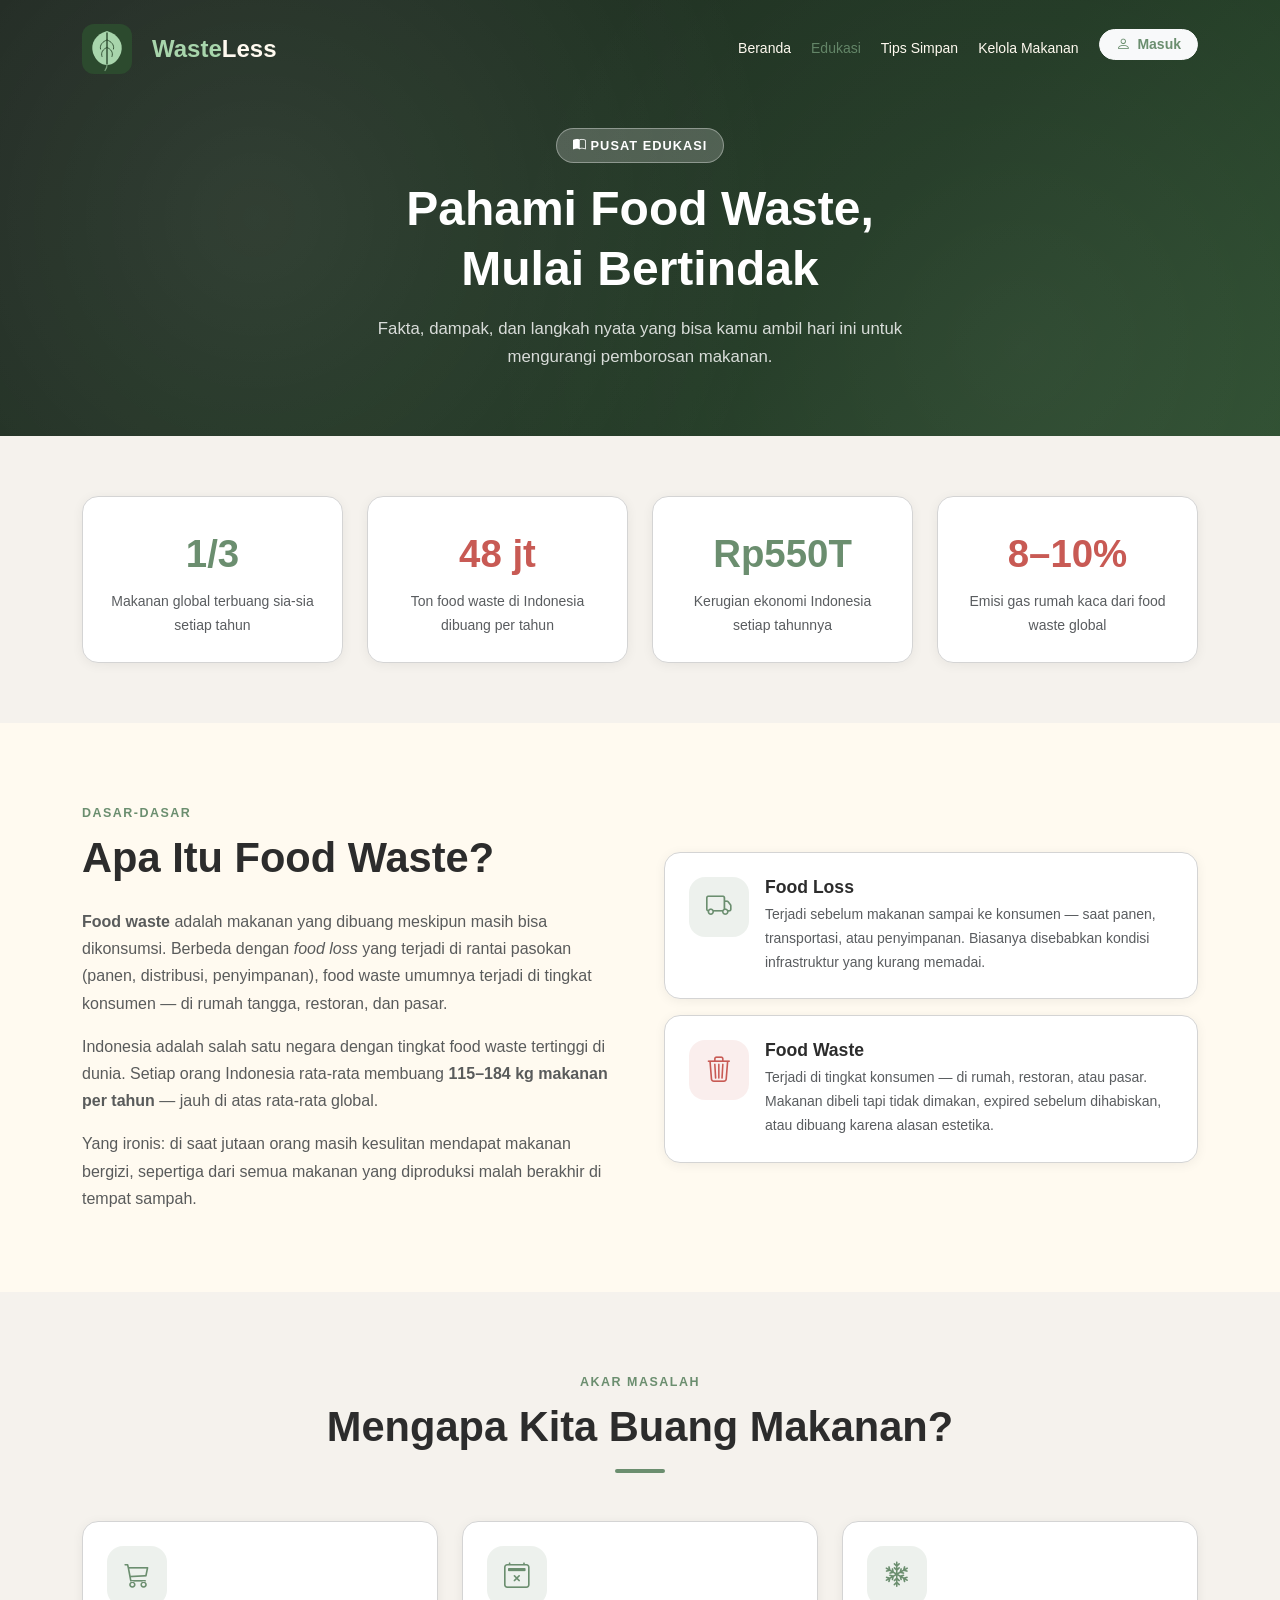
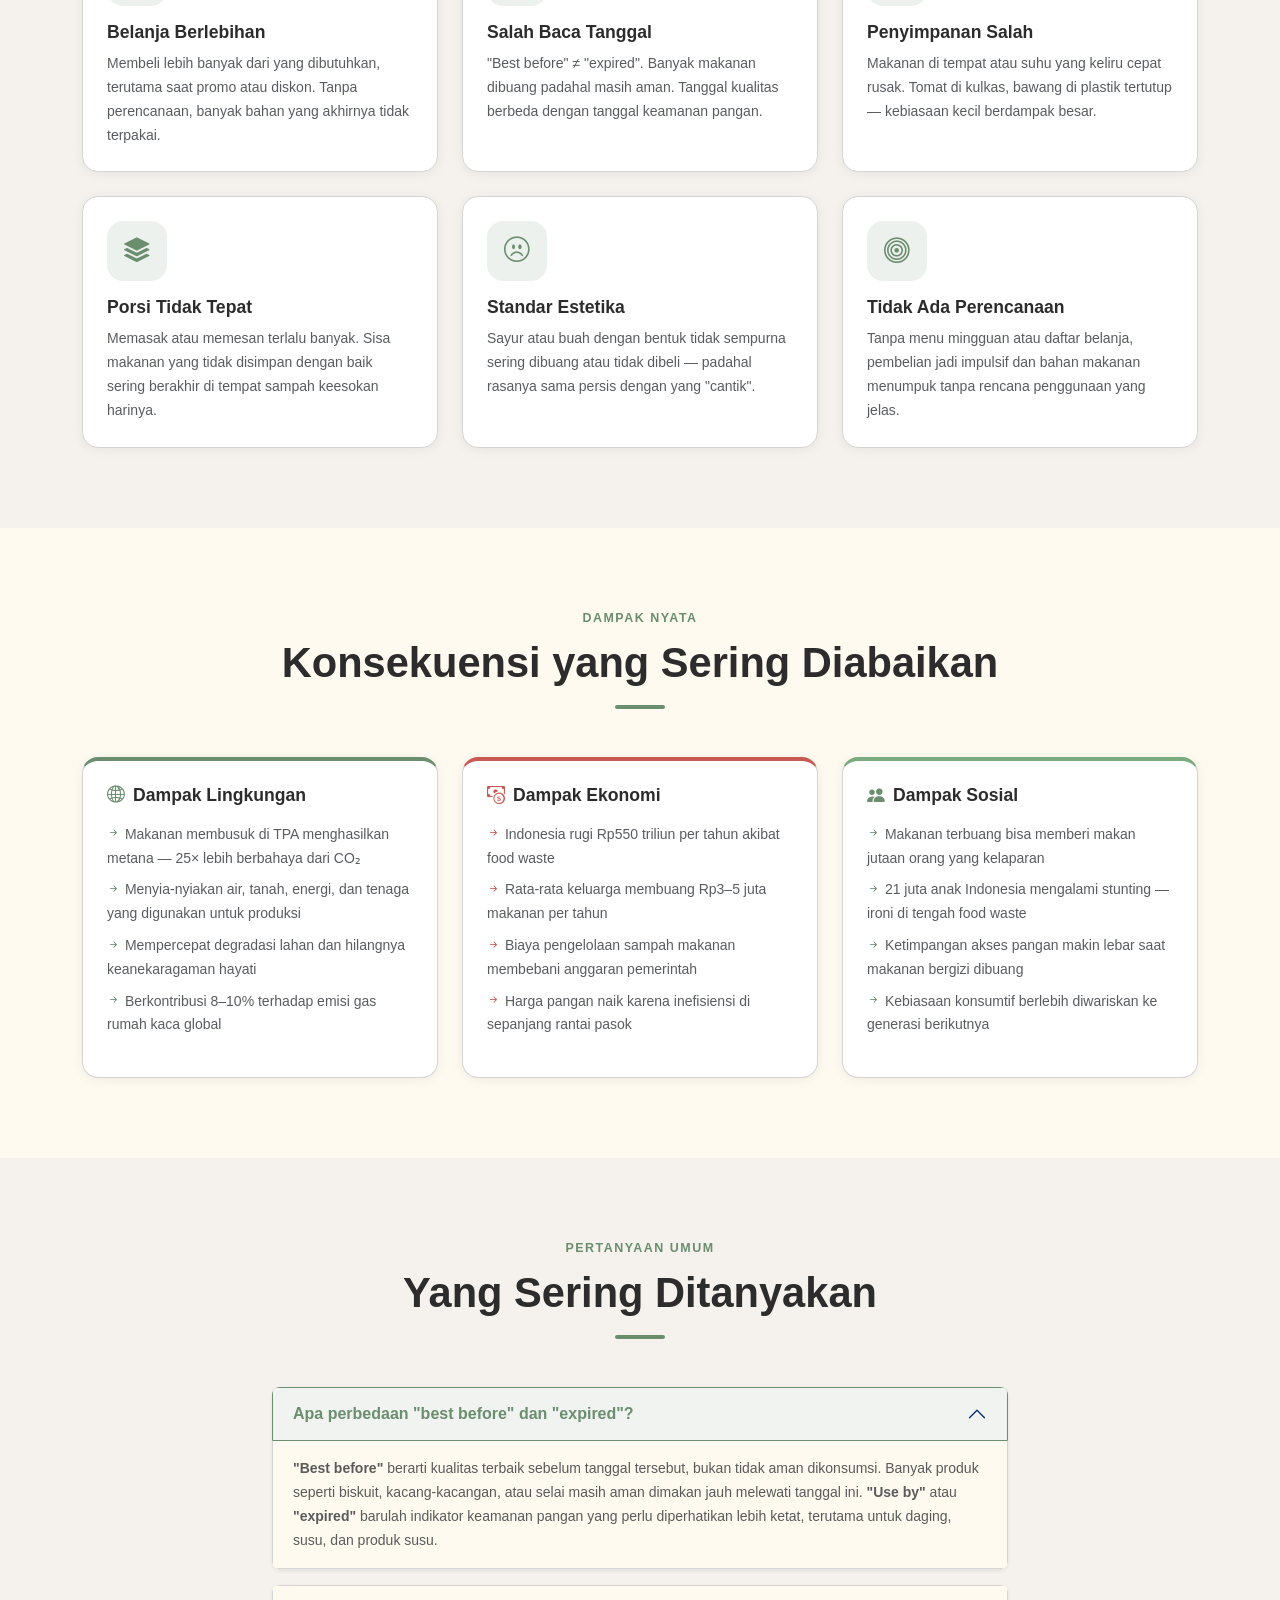
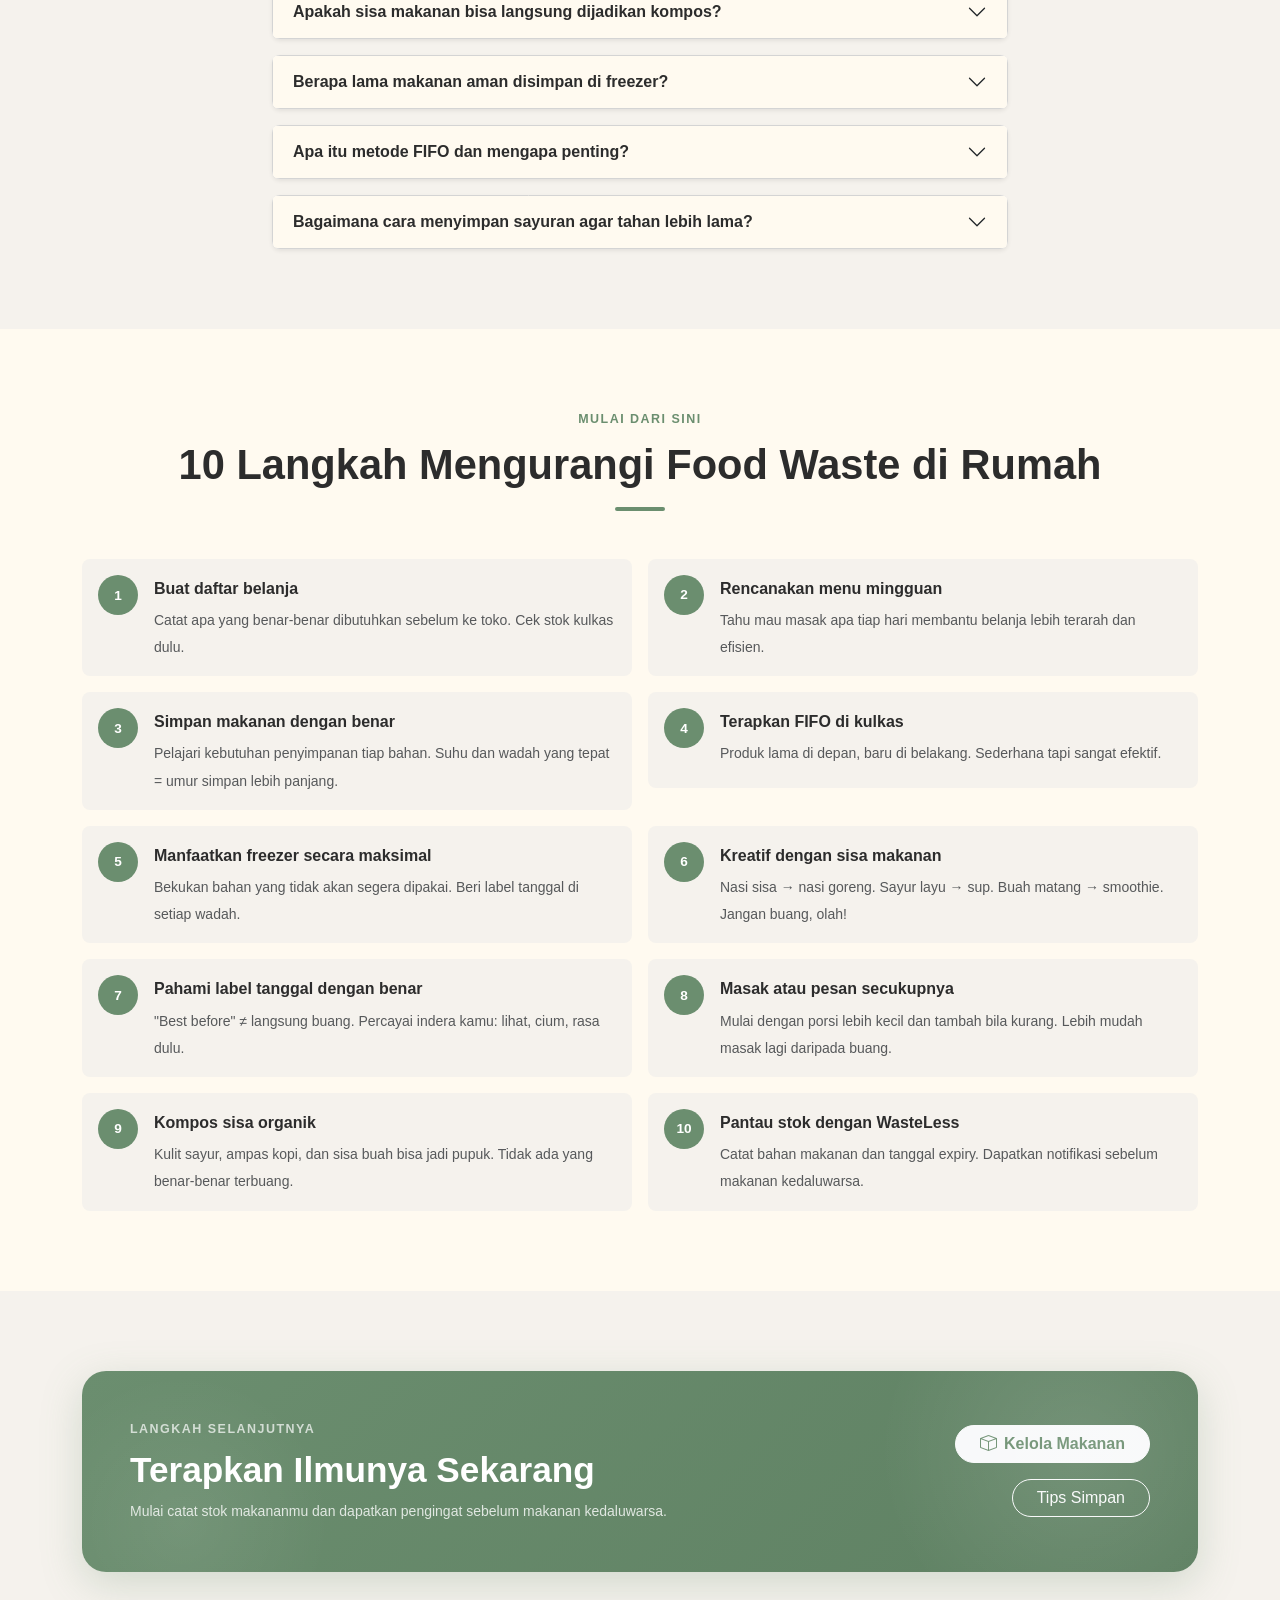
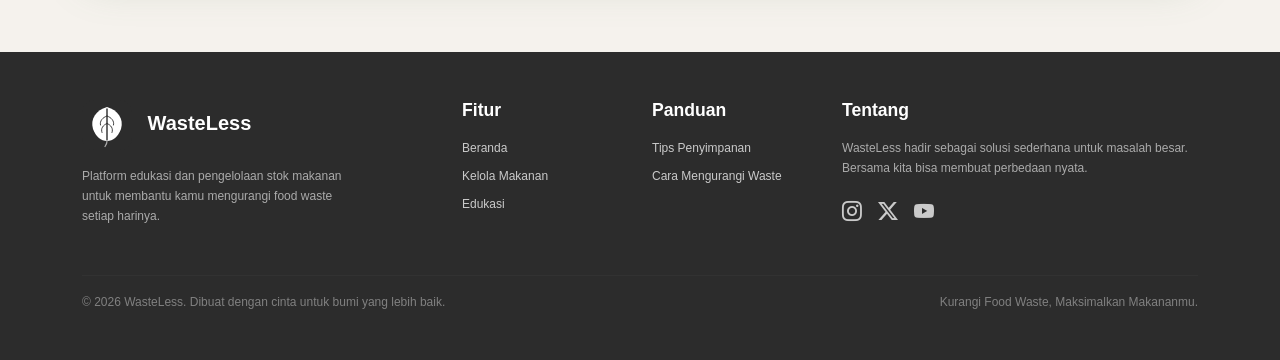
<file: pages/education.html>
<!DOCTYPE html>
<html lang="id">
<head>
  <meta charset="UTF-8">
  <meta name="viewport" content="width=device-width, initial-scale=1.0">
  <title>Edukasi — WasteLess</title>
  <link rel="icon" href="../assets/wasteless-logo2.svg" type="image/svg+xml">
  <link href="https://cdn.jsdelivr.net/npm/bootstrap@5.3.3/dist/css/bootstrap.min.css" rel="stylesheet">
  <link href="https://cdn.jsdelivr.net/npm/bootstrap-icons@1.11.3/font/bootstrap-icons.min.css" rel="stylesheet">
  <link href="https://unpkg.com/aos@2.3.4/dist/aos.css" rel="stylesheet">
  <link href="../assets/css/style.css" rel="stylesheet">
</head>
<body>

<!-- NAVBAR -->
<nav class="navbar navbar-expand-lg fixed-top" id="navbar-utama">
  <div class="container">
    <a class="navbar-brand fw-bold fs-4 d-flex align-items-center" href="../index.html">
    <img src="../assets/wasteless-logo2.svg" alt="WasteLess Logo" class="img-fluid" style="max-height: 50px; margin-right: 20px;">
      <div class="logo-text">Waste</div>Less
    </a>
    <button class="navbar-toggler border-0" type="button" data-bs-toggle="collapse" data-bs-target="#navMenu">
      <span class="navbar-toggler-icon"></span>
    </button>
    <div class="collapse navbar-collapse" id="navMenu">
      <ul class="navbar-nav ms-auto gap-1">
        <li class="nav-item"><a class="nav-link fw-medium" href="../index.html">Beranda</a></li>
        <li class="nav-item"><a class="nav-link active fw-medium" href="education.html">Edukasi</a></li>
        <li class="nav-item"><a class="nav-link fw-medium" href="storage-tips.html">Tips Simpan</a></li>
        <li class="nav-item"><a class="nav-link fw-medium" href="manage-food.html">Kelola Makanan</a></li>
        <li class="nav-item ms-lg-2">
          <a class="btn btn-light btn-sm px-3 fw-semibold" href="login.html" style="border-radius:50px; color: var(--hijau-sage);">
            <i class="bi bi-person me-1" aria-hidden="true"></i> Masuk
          </a>
        </li>
      </ul>
    </div>
  </div>
</nav>

<!-- PAGE HERO -->
<section class="page-hero text-center">
  <div class="container">
    <div data-aos="fade-down">
      <div class="hero-badge d-inline-block mb-3"><i class="bi bi-book-half me-1" aria-hidden="true"></i>Pusat Edukasi</div>
      <h1 class="fw-bold text-white mb-3" style="font-size: clamp(2rem, 4vw, 3rem);">Pahami Food Waste,<br>Mulai Bertindak</h1>
      <p style="color:rgba(255,255,255,0.82); max-width:580px; margin:0 auto; font-size:1.05rem;">
        Fakta, dampak, dan langkah nyata yang bisa kamu ambil hari ini untuk mengurangi pemborosan makanan.
      </p>
    </div>
  </div>
</section>

<!-- PROGRESS STATS -->
<section style="padding:60px 0; background:var(--bg-sekunder)">
  <div class="container">
    <div class="row g-4 text-center" data-aos="fade-up">
      <div class="col-6 col-md-3">
        <div class="card-wasteless p-4">
          <div style="font-size:2.4rem; font-weight:700; color:var(--hijau-sage)">1/3</div>
          <div class="text-muted small mt-1">Makanan global terbuang sia-sia setiap tahun</div>
        </div>
      </div>
      <div class="col-6 col-md-3">
        <div class="card-wasteless p-4">
          <div style="font-size:2.4rem; font-weight:700; color:var(--terracotta)">48 jt</div>
          <div class="text-muted small mt-1">Ton food waste di Indonesia dibuang per tahun</div>
        </div>
      </div>
      <div class="col-6 col-md-3">
        <div class="card-wasteless p-4">
          <div style="font-size:2.4rem; font-weight:700; color:var(--hijau-sage)">Rp550T</div>
          <div class="text-muted small mt-1">Kerugian ekonomi Indonesia setiap tahunnya</div>
        </div>
      </div>
      <div class="col-6 col-md-3">
        <div class="card-wasteless p-4">
          <div style="font-size:2.4rem; font-weight:700; color:var(--terracotta)">8–10%</div>
          <div class="text-muted small mt-1">Emisi gas rumah kaca dari food waste global</div>
        </div>
      </div>
    </div>
  </div>
</section>

<!-- APA ITU FOOD WASTE -->
<section style="padding:80px 0; background:var(--krim)">
  <div class="container">
    <div class="row align-items-center g-5">
      <div class="col-lg-6" data-aos="fade-right">
        <div class="section-label">Dasar-dasar</div>
        <h2 class="section-judul mb-4">Apa Itu Food Waste?</h2>
        <p class="text-muted mb-3">
          <strong>Food waste</strong> adalah makanan yang dibuang meskipun masih bisa dikonsumsi. Berbeda dengan <em>food loss</em> yang terjadi di rantai pasokan (panen, distribusi, penyimpanan), food waste umumnya terjadi di tingkat konsumen — di rumah tangga, restoran, dan pasar.
        </p>
        <p class="text-muted mb-3">
          Indonesia adalah salah satu negara dengan tingkat food waste tertinggi di dunia. Setiap orang Indonesia rata-rata membuang <strong>115–184 kg makanan per tahun</strong> — jauh di atas rata-rata global.
        </p>
        <p class="text-muted">
          Yang ironis: di saat jutaan orang masih kesulitan mendapat makanan bergizi, sepertiga dari semua makanan yang diproduksi malah berakhir di tempat sampah.
        </p>
      </div>
      <div class="col-lg-6" data-aos="fade-left">
        <div class="card-wasteless p-4 mb-3">
          <div class="d-flex align-items-start gap-3">
            <div class="fakta-ikon flex-shrink-0" style="margin-bottom:0"><i class="bi bi-truck" aria-hidden="true"></i></div>
            <div>
              <h6 class="fw-bold mb-1">Food Loss</h6>
              <p class="text-muted small mb-0">Terjadi sebelum makanan sampai ke konsumen — saat panen, transportasi, atau penyimpanan. Biasanya disebabkan kondisi infrastruktur yang kurang memadai.</p>
            </div>
          </div>
        </div>
        <div class="card-wasteless p-4">
          <div class="d-flex align-items-start gap-3">
            <div class="fakta-ikon flex-shrink-0" style="margin-bottom:0; background:rgba(200,90,84,0.1); color:var(--terracotta)"><i class="bi bi-trash3" aria-hidden="true"></i></div>
            <div>
              <h6 class="fw-bold mb-1">Food Waste</h6>
              <p class="text-muted small mb-0">Terjadi di tingkat konsumen — di rumah, restoran, atau pasar. Makanan dibeli tapi tidak dimakan, expired sebelum dihabiskan, atau dibuang karena alasan estetika.</p>
            </div>
          </div>
        </div>
      </div>
    </div>
  </div>
</section>

<!-- PENYEBAB UTAMA -->
<section style="padding:80px 0; background:var(--bg-sekunder)">
  <div class="container">
    <div class="text-center mb-5" data-aos="fade-up">
      <div class="section-label">Akar masalah</div>
      <h2 class="section-judul">Mengapa Kita Buang Makanan?</h2>
      <div class="divider-hijau mx-auto"></div>
    </div>
    <div class="row g-4">
      <div class="col-md-6 col-lg-4" data-aos="fade-up" data-aos-delay="100">
        <div class="card-wasteless card-fakta p-4 h-100">
          <div class="fakta-ikon"><i class="bi bi-cart3" aria-hidden="true"></i></div>
          <h6 class="fw-bold mb-2">Belanja Berlebihan</h6>
          <p class="text-muted small mb-0">Membeli lebih banyak dari yang dibutuhkan, terutama saat promo atau diskon. Tanpa perencanaan, banyak bahan yang akhirnya tidak terpakai.</p>
        </div>
      </div>
      <div class="col-md-6 col-lg-4" data-aos="fade-up" data-aos-delay="150">
        <div class="card-wasteless card-fakta p-4 h-100">
          <div class="fakta-ikon"><i class="bi bi-calendar2-x" aria-hidden="true"></i></div>
          <h6 class="fw-bold mb-2">Salah Baca Tanggal</h6>
          <p class="text-muted small mb-0">"Best before" ≠ "expired". Banyak makanan dibuang padahal masih aman. Tanggal kualitas berbeda dengan tanggal keamanan pangan.</p>
        </div>
      </div>
      <div class="col-md-6 col-lg-4" data-aos="fade-up" data-aos-delay="200">
        <div class="card-wasteless card-fakta p-4 h-100">
          <div class="fakta-ikon"><i class="bi bi-snow2" aria-hidden="true"></i></div>
          <h6 class="fw-bold mb-2">Penyimpanan Salah</h6>
          <p class="text-muted small mb-0">Makanan di tempat atau suhu yang keliru cepat rusak. Tomat di kulkas, bawang di plastik tertutup — kebiasaan kecil berdampak besar.</p>
        </div>
      </div>
      <div class="col-md-6 col-lg-4" data-aos="fade-up" data-aos-delay="250">
        <div class="card-wasteless card-fakta p-4 h-100">
          <div class="fakta-ikon"><i class="bi bi-stack" aria-hidden="true"></i></div>
          <h6 class="fw-bold mb-2">Porsi Tidak Tepat</h6>
          <p class="text-muted small mb-0">Memasak atau memesan terlalu banyak. Sisa makanan yang tidak disimpan dengan baik sering berakhir di tempat sampah keesokan harinya.</p>
        </div>
      </div>
      <div class="col-md-6 col-lg-4" data-aos="fade-up" data-aos-delay="300">
        <div class="card-wasteless card-fakta p-4 h-100">
          <div class="fakta-ikon"><i class="bi bi-emoji-frown" aria-hidden="true"></i></div>
          <h6 class="fw-bold mb-2">Standar Estetika</h6>
          <p class="text-muted small mb-0">Sayur atau buah dengan bentuk tidak sempurna sering dibuang atau tidak dibeli — padahal rasanya sama persis dengan yang "cantik".</p>
        </div>
      </div>
      <div class="col-md-6 col-lg-4" data-aos="fade-up" data-aos-delay="350">
        <div class="card-wasteless card-fakta p-4 h-100">
          <div class="fakta-ikon"><i class="bi bi-bullseye" aria-hidden="true"></i></div>
          <h6 class="fw-bold mb-2">Tidak Ada Perencanaan</h6>
          <p class="text-muted small mb-0">Tanpa menu mingguan atau daftar belanja, pembelian jadi impulsif dan bahan makanan menumpuk tanpa rencana penggunaan yang jelas.</p>
        </div>
      </div>
    </div>
  </div>
</section>

<!-- DAMPAK -->
<section style="padding:80px 0; background:var(--krim)">
  <div class="container">
    <div class="text-center mb-5" data-aos="fade-up">
      <div class="section-label">Dampak nyata</div>
      <h2 class="section-judul">Konsekuensi yang Sering Diabaikan</h2>
      <div class="divider-hijau mx-auto"></div>
    </div>
    <div class="row g-4 align-items-stretch">
      <div class="col-lg-4" data-aos="fade-up" data-aos-delay="100">
        <div class="card-wasteless p-4 h-100" style="border-top:4px solid var(--hijau-sage)">
          <h5 class="fw-bold mb-3"><i class="bi bi-globe2 text-hijau me-2" aria-hidden="true"></i>Dampak Lingkungan</h5>
          <ul class="text-muted small list-unstyled">
            <li class="mb-2"><i class="bi bi-arrow-right-short text-hijau" aria-hidden="true"></i> Makanan membusuk di TPA menghasilkan metana — 25× lebih berbahaya dari CO₂</li>
            <li class="mb-2"><i class="bi bi-arrow-right-short text-hijau" aria-hidden="true"></i> Menyia-nyiakan air, tanah, energi, dan tenaga yang digunakan untuk produksi</li>
            <li class="mb-2"><i class="bi bi-arrow-right-short text-hijau" aria-hidden="true"></i> Mempercepat degradasi lahan dan hilangnya keanekaragaman hayati</li>
            <li><i class="bi bi-arrow-right-short text-hijau" aria-hidden="true"></i> Berkontribusi 8–10% terhadap emisi gas rumah kaca global</li>
          </ul>
        </div>
      </div>
      <div class="col-lg-4" data-aos="fade-up" data-aos-delay="200">
        <div class="card-wasteless p-4 h-100" style="border-top:4px solid var(--terracotta)">
          <h5 class="fw-bold mb-3"><i class="bi bi-cash-coin me-2" style="color:var(--terracotta)" aria-hidden="true"></i>Dampak Ekonomi</h5>
          <ul class="text-muted small list-unstyled">
            <li class="mb-2"><i class="bi bi-arrow-right-short" aria-hidden="true" style="color:var(--terracotta)"></i> Indonesia rugi Rp550 triliun per tahun akibat food waste</li>
            <li class="mb-2"><i class="bi bi-arrow-right-short" aria-hidden="true" style="color:var(--terracotta)"></i> Rata-rata keluarga membuang Rp3–5 juta makanan per tahun</li>
            <li class="mb-2"><i class="bi bi-arrow-right-short" aria-hidden="true" style="color:var(--terracotta)"></i> Biaya pengelolaan sampah makanan membebani anggaran pemerintah</li>
            <li><i class="bi bi-arrow-right-short" aria-hidden="true" style="color:var(--terracotta)"></i> Harga pangan naik karena inefisiensi di sepanjang rantai pasok</li>
          </ul>
        </div>
      </div>
      <div class="col-lg-4" data-aos="fade-up" data-aos-delay="300">
        <div class="card-wasteless p-4 h-100" style="border-top:4px solid #7aab7f">
          <h5 class="fw-bold mb-3"><i class="bi bi-people-fill text-hijau me-2" aria-hidden="true"></i>Dampak Sosial</h5>
          <ul class="text-muted small list-unstyled">
            <li class="mb-2"><i class="bi bi-arrow-right-short text-hijau" aria-hidden="true"></i> Makanan terbuang bisa memberi makan jutaan orang yang kelaparan</li>
            <li class="mb-2"><i class="bi bi-arrow-right-short text-hijau" aria-hidden="true"></i> 21 juta anak Indonesia mengalami stunting — ironi di tengah food waste</li>
            <li class="mb-2"><i class="bi bi-arrow-right-short text-hijau" aria-hidden="true"></i> Ketimpangan akses pangan makin lebar saat makanan bergizi dibuang</li>
            <li><i class="bi bi-arrow-right-short text-hijau" aria-hidden="true"></i> Kebiasaan konsumtif berlebih diwariskan ke generasi berikutnya</li>
          </ul>
        </div>
      </div>
    </div>
  </div>
</section>

<!-- FAQ ACCORDION -->
<section style="padding:80px 0; background:var(--bg-sekunder)">
  <div class="container">
    <div class="row justify-content-center">
      <div class="col-lg-8">
        <div class="text-center mb-5" data-aos="fade-up">
          <div class="section-label">Pertanyaan umum</div>
          <h2 class="section-judul">Yang Sering Ditanyakan</h2>
          <div class="divider-hijau mx-auto"></div>
        </div>

        <div class="accordion accordion-wasteless" id="faqAcc" data-aos="fade-up" data-aos-delay="100">
          <div class="accordion-item border-0 mb-3 rounded-3 overflow-hidden shadow-sm">
            <h2 class="accordion-header">
              <button class="accordion-button" type="button" data-bs-toggle="collapse" data-bs-target="#faq1">
                Apa perbedaan "best before" dan "expired"?
              </button>
            </h2>
            <div id="faq1" class="accordion-collapse collapse show" data-bs-parent="#faqAcc">
              <div class="accordion-body text-muted small">
                <strong>"Best before"</strong> berarti kualitas terbaik sebelum tanggal tersebut, bukan tidak aman dikonsumsi. Banyak produk seperti biskuit, kacang-kacangan, atau selai masih aman dimakan jauh melewati tanggal ini. <strong>"Use by"</strong> atau <strong>"expired"</strong> barulah indikator keamanan pangan yang perlu diperhatikan lebih ketat, terutama untuk daging, susu, dan produk susu.
              </div>
            </div>
          </div>
          <div class="accordion-item border-0 mb-3 rounded-3 overflow-hidden shadow-sm">
            <h2 class="accordion-header">
              <button class="accordion-button collapsed" type="button" data-bs-toggle="collapse" data-bs-target="#faq2">
                Apakah sisa makanan bisa langsung dijadikan kompos?
              </button>
            </h2>
            <div id="faq2" class="accordion-collapse collapse" data-bs-parent="#faqAcc">
              <div class="accordion-body text-muted small">
                Ya! Sisa sayuran, kulit buah, ampas kopi, dan cangkang telur sangat cocok untuk kompos. Namun hindari memasukkan daging, ikan, atau produk olahan berminyak karena bisa mengundang hama dan menghasilkan bau. Kompos rumahan bisa dilakukan dengan ember berlubang sederhana dan menghasilkan pupuk organik berkualitas tinggi dalam 6–8 minggu.
              </div>
            </div>
          </div>
          <div class="accordion-item border-0 mb-3 rounded-3 overflow-hidden shadow-sm">
            <h2 class="accordion-header">
              <button class="accordion-button collapsed" type="button" data-bs-toggle="collapse" data-bs-target="#faq3">
                Berapa lama makanan aman disimpan di freezer?
              </button>
            </h2>
            <div id="faq3" class="accordion-collapse collapse" data-bs-parent="#faqAcc">
              <div class="accordion-body text-muted small">
                Freezer pada suhu -18°C bisa memperpanjang umur simpan secara signifikan: daging sapi dan kambing 4–12 bulan, ayam 9–12 bulan, ikan 3–6 bulan, sayuran blanched 8–12 bulan, dan nasi matang 1–2 bulan. Kunci keberhasilannya adalah pengemasan yang rapat untuk menghindari freezer burn, serta pelabelan tanggal yang jelas.
              </div>
            </div>
          </div>
          <div class="accordion-item border-0 mb-3 rounded-3 overflow-hidden shadow-sm">
            <h2 class="accordion-header">
              <button class="accordion-button collapsed" type="button" data-bs-toggle="collapse" data-bs-target="#faq4">
                Apa itu metode FIFO dan mengapa penting?
              </button>
            </h2>
            <div id="faq4" class="accordion-collapse collapse" data-bs-parent="#faqAcc">
              <div class="accordion-body text-muted small">
                FIFO (First In, First Out) adalah prinsip sederhana: barang yang pertama masuk adalah yang pertama digunakan. Di kulkas, ini berarti menaruh produk baru di belakang dan yang lama di depan. Di dapur, ini berarti menggunakan bahan yang lebih dulu dibeli sebelum yang baru. Prinsip ini digunakan profesional di industri makanan dan sangat efektif diterapkan di rumah tangga.
              </div>
            </div>
          </div>
          <div class="accordion-item border-0 rounded-3 overflow-hidden shadow-sm">
            <h2 class="accordion-header">
              <button class="accordion-button collapsed" type="button" data-bs-toggle="collapse" data-bs-target="#faq5">
                Bagaimana cara menyimpan sayuran agar tahan lebih lama?
              </button>
            </h2>
            <div id="faq5" class="accordion-collapse collapse" data-bs-parent="#faqAcc">
              <div class="accordion-body text-muted small">
                Setiap sayuran punya kebutuhan berbeda. Sayuran daun hijau: cuci, keringkan, bungkus tisu, masukkan kulkas. Tomat: simpan di suhu ruang, jangan kulkas (merusak rasa). Bawang dan kentang: tempat gelap, kering, berventilasi — jangan disatukan karena bawang mempercepat pematangan kentang. Wortel dan seledri: potong, rendam air di kulkas bisa bertahan hingga beberapa minggu. Cek halaman <a href="storage-tips.html" class="text-hijau fw-semibold">Tips Penyimpanan</a> untuk panduan lengkap.
              </div>
            </div>
          </div>
        </div>
      </div>
    </div>
  </div>
</section>

<!-- LANGKAH NYATA -->
<section style="padding:80px 0; background:var(--krim)">
  <div class="container">
    <div class="text-center mb-5" data-aos="fade-up">
      <div class="section-label">Mulai dari sini</div>
      <h2 class="section-judul">10 Langkah Mengurangi Food Waste di Rumah</h2>
      <div class="divider-hijau mx-auto"></div>
    </div>
    <div class="row g-3" data-aos="fade-up" data-aos-delay="100">
      <div class="col-md-6">
        <div class="d-flex gap-3 p-3 rounded-3 langkah-item" style="background:var(--bg-sekunder)">
          <div class="d-flex align-items-center justify-content-center rounded-circle flex-shrink-0"
               style="width:40px;height:40px;background:var(--hijau-sage);color:#fff;font-weight:700;font-size:0.85rem">1</div>
          <div><strong class="d-block mb-1">Buat daftar belanja</strong><span class="text-muted small">Catat apa yang benar-benar dibutuhkan sebelum ke toko. Cek stok kulkas dulu.</span></div>
        </div>
      </div>
      <div class="col-md-6">
        <div class="d-flex gap-3 p-3 rounded-3 langkah-item" style="background:var(--bg-sekunder)">
          <div class="d-flex align-items-center justify-content-center rounded-circle flex-shrink-0"
               style="width:40px;height:40px;background:var(--hijau-sage);color:#fff;font-weight:700;font-size:0.85rem">2</div>
          <div><strong class="d-block mb-1">Rencanakan menu mingguan</strong><span class="text-muted small">Tahu mau masak apa tiap hari membantu belanja lebih terarah dan efisien.</span></div>
        </div>
      </div>
      <div class="col-md-6">
        <div class="d-flex gap-3 p-3 rounded-3 langkah-item" style="background:var(--bg-sekunder)">
          <div class="d-flex align-items-center justify-content-center rounded-circle flex-shrink-0"
               style="width:40px;height:40px;background:var(--hijau-sage);color:#fff;font-weight:700;font-size:0.85rem">3</div>
          <div><strong class="d-block mb-1">Simpan makanan dengan benar</strong><span class="text-muted small">Pelajari kebutuhan penyimpanan tiap bahan. Suhu dan wadah yang tepat = umur simpan lebih panjang.</span></div>
        </div>
      </div>
      <div class="col-md-6">
        <div class="d-flex gap-3 p-3 rounded-3 langkah-item" style="background:var(--bg-sekunder)">
          <div class="d-flex align-items-center justify-content-center rounded-circle flex-shrink-0"
               style="width:40px;height:40px;background:var(--hijau-sage);color:#fff;font-weight:700;font-size:0.85rem">4</div>
          <div><strong class="d-block mb-1">Terapkan FIFO di kulkas</strong><span class="text-muted small">Produk lama di depan, baru di belakang. Sederhana tapi sangat efektif.</span></div>
        </div>
      </div>
      <div class="col-md-6">
        <div class="d-flex gap-3 p-3 rounded-3 langkah-item" style="background:var(--bg-sekunder)">
          <div class="d-flex align-items-center justify-content-center rounded-circle flex-shrink-0"
               style="width:40px;height:40px;background:var(--hijau-sage);color:#fff;font-weight:700;font-size:0.85rem">5</div>
          <div><strong class="d-block mb-1">Manfaatkan freezer secara maksimal</strong><span class="text-muted small">Bekukan bahan yang tidak akan segera dipakai. Beri label tanggal di setiap wadah.</span></div>
        </div>
      </div>
      <div class="col-md-6">
        <div class="d-flex gap-3 p-3 rounded-3 langkah-item" style="background:var(--bg-sekunder)">
          <div class="d-flex align-items-center justify-content-center rounded-circle flex-shrink-0"
               style="width:40px;height:40px;background:var(--hijau-sage);color:#fff;font-weight:700;font-size:0.85rem">6</div>
          <div><strong class="d-block mb-1">Kreatif dengan sisa makanan</strong><span class="text-muted small">Nasi sisa → nasi goreng. Sayur layu → sup. Buah matang → smoothie. Jangan buang, olah!</span></div>
        </div>
      </div>
      <div class="col-md-6">
        <div class="d-flex gap-3 p-3 rounded-3 langkah-item" style="background:var(--bg-sekunder)">
          <div class="d-flex align-items-center justify-content-center rounded-circle flex-shrink-0"
               style="width:40px;height:40px;background:var(--hijau-sage);color:#fff;font-weight:700;font-size:0.85rem">7</div>
          <div><strong class="d-block mb-1">Pahami label tanggal dengan benar</strong><span class="text-muted small">"Best before" ≠ langsung buang. Percayai indera kamu: lihat, cium, rasa dulu.</span></div>
        </div>
      </div>
      <div class="col-md-6">
        <div class="d-flex gap-3 p-3 rounded-3 langkah-item" style="background:var(--bg-sekunder)">
          <div class="d-flex align-items-center justify-content-center rounded-circle flex-shrink-0"
               style="width:40px;height:40px;background:var(--hijau-sage);color:#fff;font-weight:700;font-size:0.85rem">8</div>
          <div><strong class="d-block mb-1">Masak atau pesan secukupnya</strong><span class="text-muted small">Mulai dengan porsi lebih kecil dan tambah bila kurang. Lebih mudah masak lagi daripada buang.</span></div>
        </div>
      </div>
      <div class="col-md-6">
        <div class="d-flex gap-3 p-3 rounded-3 langkah-item" style="background:var(--bg-sekunder)">
          <div class="d-flex align-items-center justify-content-center rounded-circle flex-shrink-0"
               style="width:40px;height:40px;background:var(--hijau-sage);color:#fff;font-weight:700;font-size:0.85rem">9</div>
          <div><strong class="d-block mb-1">Kompos sisa organik</strong><span class="text-muted small">Kulit sayur, ampas kopi, dan sisa buah bisa jadi pupuk. Tidak ada yang benar-benar terbuang.</span></div>
        </div>
      </div>
      <div class="col-md-6">
        <div class="d-flex gap-3 p-3 rounded-3 langkah-item" style="background:var(--bg-sekunder)">
          <div class="d-flex align-items-center justify-content-center rounded-circle flex-shrink-0"
               style="width:40px;height:40px;background:var(--hijau-sage);color:#fff;font-weight:700;font-size:0.85rem">10</div>
          <div><strong class="d-block mb-1">Pantau stok dengan WasteLess</strong><span class="text-muted small">Catat bahan makanan dan tanggal expiry. Dapatkan notifikasi sebelum makanan kedaluwarsa.</span></div>
        </div>
      </div>
    </div>
  </div>
</section>

<!-- CTA -->
<section style="padding:80px 0; background:var(--bg-sekunder)">
  <div class="container" data-aos="fade-up">
    <div class="cta-banner p-5">
      <div class="row align-items-center g-4">
        <div class="col-lg-8">
          <div class="section-label" style="color:rgba(255,255,255,0.7)">Langkah selanjutnya</div>
          <h2 class="fw-bold text-white mb-2">Terapkan Ilmunya Sekarang</h2>
          <p class="mb-0" style="color:rgba(255,255,255,0.8)">Mulai catat stok makananmu dan dapatkan pengingat sebelum makanan kedaluwarsa.</p>
        </div>
        <div class="col-lg-4 text-lg-end d-flex flex-wrap gap-3 justify-content-lg-end">
          <a href="manage-food.html" class="btn btn-light fw-semibold px-4" style="border-radius:50px; color:var(--hijau-sage)">
            <i class="bi bi-box me-2" aria-hidden="true"></i>Kelola Makanan
          </a>
          <a href="storage-tips.html" class="btn btn-outline-light fw-medium px-4" style="border-radius:50px">
            Tips Simpan
          </a>
        </div>
      </div>
    </div>
  </div>
</section>

<!-- FOOTER -->
<footer class="footer-wasteless py-5">
  <div class="container">
    <div class="row g-4">
      <div class="col-lg-4">
        <div class="footer-brand fw-bold fs-5 mb-3">
          <img src="../assets/wasteless-logo4.svg" alt="WasteLess Logo" class="img-fluid" style="max-height: 50px; margin-right: 10px;">
           WasteLess</div>
        <p class="small" style="color:rgba(255,255,255,0.6); max-width:280px">Platform edukasi dan pengelolaan stok makanan untuk membantu kamu mengurangi food waste setiap harinya.</p>
      </div>
      <div class="col-6 col-lg-2">
        <h6 class="fw-bold mb-3 text-white">Fitur</h6>
        <ul class="list-unstyled small">
          <li class="mb-2"><a href="../index.html">Beranda</a></li>
          <li class="mb-2"><a href="manage-food.html">Kelola Makanan</a></li>
          <li class="mb-2"><a href="education.html">Edukasi</a></li>
        </ul>
      </div>
      <div class="col-6 col-lg-2">
        <h6 class="fw-bold mb-3 text-white">Panduan</h6>
        <ul class="list-unstyled small">
          <li class="mb-2"><a href="storage-tips.html">Tips Penyimpanan</a></li>
          <li class="mb-2"><a href="education.html">Cara Mengurangi Waste</a></li>
        </ul>
      </div>
      <div class="col-lg-4">
        <h6 class="fw-bold mb-3 text-white">Tentang</h6>
        <p class="small" style="color:rgba(255,255,255,0.6)">WasteLess hadir sebagai solusi sederhana untuk masalah besar. Bersama kita bisa membuat perbedaan nyata.</p>
        <div class="d-flex gap-3 mt-2">
          <a href="#" class="fs-5" aria-label="Instagram WasteLess"><i class="bi bi-instagram" aria-hidden="true"></i></a>
          <a href="#" class="fs-5" aria-label="Twitter/X WasteLess"><i class="bi bi-twitter-x" aria-hidden="true"></i></a>
          <a href="#" class="fs-5" aria-label="YouTube WasteLess"><i class="bi bi-youtube" aria-hidden="true"></i></a>
        </div>
      </div>
    </div>
    <hr style="border-color:rgba(255,255,255,0.1); margin:2rem 0 1rem">
    <div class="d-flex flex-wrap justify-content-between align-items-center gap-2">
      <p class="small mb-0" style="color:rgba(255,255,255,0.4)">© 2026 WasteLess. Dibuat dengan cinta untuk bumi yang lebih baik.</p>
      <p class="small mb-0" style="color:rgba(255,255,255,0.4)">Kurangi Food Waste, Maksimalkan Makananmu.</p>
    </div>
  </div>
</footer>

<script src="https://cdn.jsdelivr.net/npm/bootstrap@5.3.3/dist/js/bootstrap.bundle.min.js"></script>
<script src="https://unpkg.com/aos@2.3.4/dist/aos.js"></script>
<script src="../assets/js/main.js"></script>
</body>
</html>
</file>
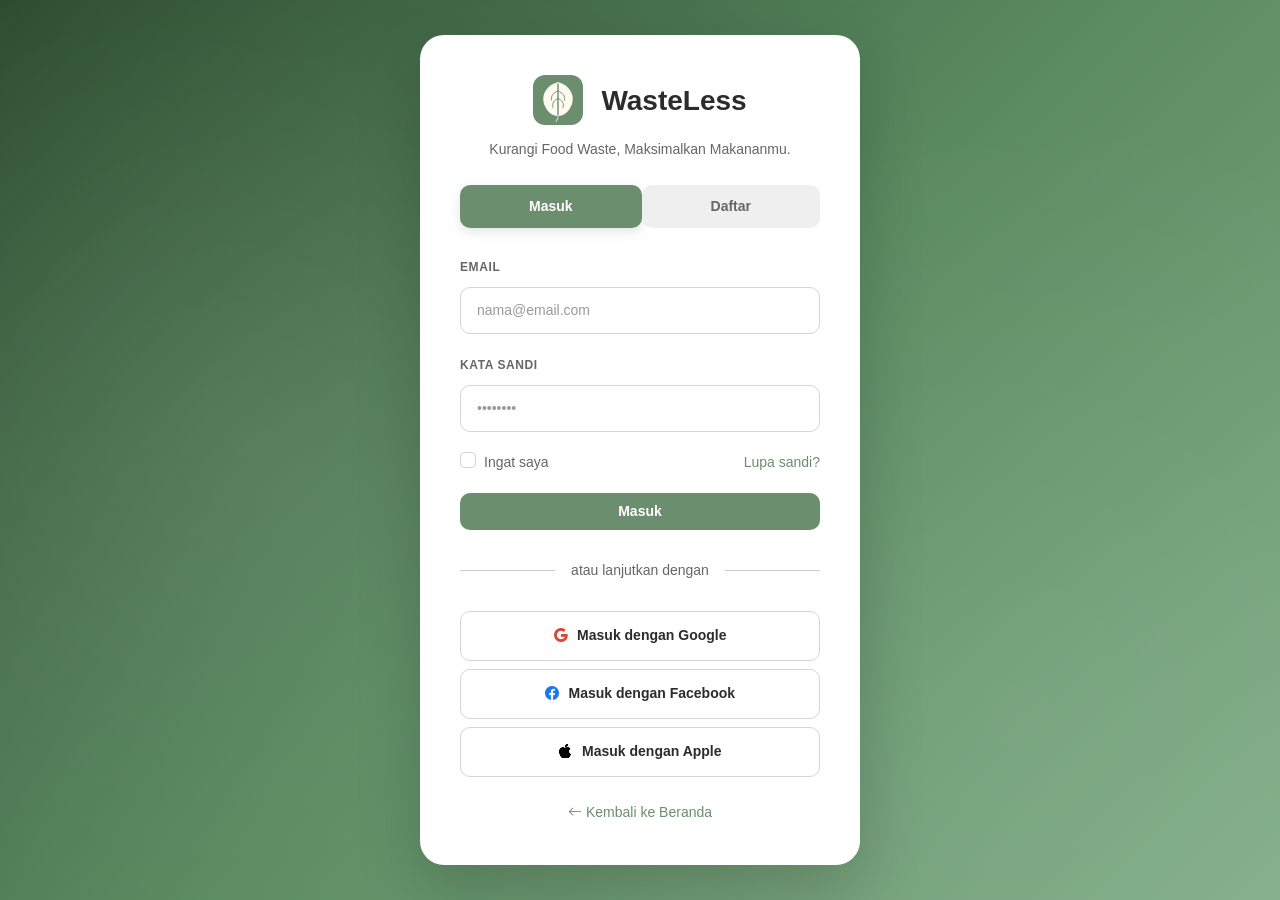
<file: pages/login.html>
<!DOCTYPE html>
<html lang="id">
<head>
  <meta charset="UTF-8">
  <meta name="viewport" content="width=device-width, initial-scale=1.0">
  <title>Masuk / Daftar — WasteLess</title>
  <link rel="icon" href="../assets/wasteless-logo1.svg" type="image/svg+xml">
  <link href="https://cdn.jsdelivr.net/npm/bootstrap@5.3.3/dist/css/bootstrap.min.css" rel="stylesheet">
  <link href="https://cdn.jsdelivr.net/npm/bootstrap-icons@1.11.3/font/bootstrap-icons.min.css" rel="stylesheet">
  <link href="../assets/css/style.css" rel="stylesheet">
</head>
<body>

<!-- LOGIN WRAPPER -->
<div class="login-wrapper">
  <div class="login-card">

    <div class="text-center mb-4">
      <a href="../index.html" class="text-decoration-none">
        <div class="fw-bold fs-3 d-inline-flex align-items-center gap-2" style="color:var(--abu-gelap)">
          <img src="../assets/wasteless-logo1.svg" alt="WasteLess Logo" class="img-fluid" style="max-height: 50px; margin-right: 10px;"> 
          WasteLess</div>
      </a>
      <p class="text-sekunder small mb-0 mt-1">Kurangi Food Waste, Maksimalkan Makananmu.</p>
    </div>

    <!-- pesan -->
    <div id="pesan-login"></div>

    <!-- TABS -->
    <ul class="nav nav-pills nav-fill mb-4" id="tabAkun" role="tablist">
      <li class="nav-item" role="presentation">
        <button class="nav-link active fw-semibold" id="tab-login" data-bs-toggle="tab" data-bs-target="#panel-login" type="button" role="tab">
          Masuk
        </button>
      </li>
      <li class="nav-item" role="presentation">
        <button class="nav-link fw-semibold" id="tab-register" data-bs-toggle="tab" data-bs-target="#panel-register" type="button" role="tab">
          Daftar
        </button>
      </li>
    </ul>

    <div class="tab-content">

      <!-- PANEL LOGIN -->
      <div class="tab-pane fade show active" id="panel-login" role="tabpanel">
        <form id="form-login" novalidate>
          <div class="mb-3">
            <label for="email-login" class="form-label small fw-semibold">Email</label>
            <input type="email" class="form-control" id="email-login" placeholder="nama@email.com" required>
            <div class="invalid-feedback">Masukkan email yang valid.</div>
          </div>
          <div class="mb-3">
            <label for="sandi-login" class="form-label small fw-semibold">Kata Sandi</label>
            <input type="password" class="form-control" id="sandi-login" placeholder="••••••••" minlength="6" required>
            <div class="invalid-feedback">Kata sandi minimal 6 karakter.</div>
          </div>
          <div class="d-flex justify-content-between align-items-center mb-3">
            <div class="form-check">
              <input class="form-check-input" type="checkbox" id="ingat-saya">
              <label class="form-check-label small text-sekunder" for="ingat-saya">Ingat saya</label>
            </div>
            <a href="#" class="small">Lupa sandi?</a>
          </div>
          <button type="submit" class="btn btn-hijau w-100 fw-semibold py-2" id="tombol-login" style="border-radius:10px">
            Masuk
          </button>
        </form>
      </div>

      <!-- PANEL REGISTER -->
      <div class="tab-pane fade" id="panel-register" role="tabpanel">
        <form id="form-register" novalidate>
          <div class="mb-3">
            <label for="nama-register" class="form-label small fw-semibold">Nama Lengkap</label>
            <input type="text" class="form-control" id="nama-register" placeholder="Nama kamu" required>
            <div class="invalid-feedback">Nama wajib diisi.</div>
          </div>
          <div class="mb-3">
            <label for="email-register" class="form-label small fw-semibold">Email</label>
            <input type="email" class="form-control" id="email-register" placeholder="nama@email.com" required>
            <div class="invalid-feedback">Masukkan email yang valid.</div>
          </div>
          <div class="mb-3">
            <label for="sandi-register" class="form-label small fw-semibold">Kata Sandi</label>
            <input type="password" class="form-control" id="sandi-register" placeholder="••••••••" minlength="6" required>
            <div class="invalid-feedback">Kata sandi minimal 6 karakter.</div>
          </div>
          <div class="mb-3">
            <label for="konfirm-sandi" class="form-label small fw-semibold">Konfirmasi Kata Sandi</label>
            <input type="password" class="form-control" id="konfirm-sandi" placeholder="••••••••" minlength="6" required>
            <div class="invalid-feedback">Konfirmasi kata sandi wajib diisi.</div>
          </div>
          <div class="form-check mb-3">
            <input class="form-check-input" type="checkbox" id="setuju-syarat" required>
            <label class="form-check-label small text-sekunder" for="setuju-syarat">
              Saya menyetujui Syarat & Ketentuan WasteLess
            </label>
            <div class="invalid-feedback">Kamu harus menyetujui syarat & ketentuan.</div>
          </div>
          <button type="submit" class="btn btn-hijau w-100 fw-semibold py-2" id="tombol-register" style="border-radius:10px">
            Daftar
          </button>
        </form>
      </div>

    </div>

    <!-- DIVIDER -->
    <div class="d-flex align-items-center gap-3 my-4">
      <hr class="flex-grow-1">
      <span class="small text-sekunder">atau lanjutkan dengan</span>
      <hr class="flex-grow-1">
    </div>

    <!-- SOSIAL LOGIN -->
    <div class="d-flex flex-column gap-2">
      <button type="button" class="sosmed-btn" data-platform="Google">
        <i class="bi bi-google" style="color:#DB4437"></i> Masuk dengan Google
      </button>
      <button type="button" class="sosmed-btn" data-platform="Facebook">
        <i class="bi bi-facebook" style="color:#1877F2"></i> Masuk dengan Facebook
      </button>
      <button type="button" class="sosmed-btn" data-platform="Apple">
        <i class="bi bi-apple" style="color:#000"></i> Masuk dengan Apple
      </button>
    </div>

    <p class="text-center small text-sekunder mt-4 mb-0">
      <a href="../index.html"><i class="bi bi-arrow-left me-1"></i>Kembali ke Beranda</a>
    </p>

  </div>
</div>

<!-- TOAST CONTAINER -->
<div id="toast-container"></div>

<script src="https://cdn.jsdelivr.net/npm/bootstrap@5.3.3/dist/js/bootstrap.bundle.min.js"></script>
<script src="../assets/js/main.js"></script>
<script src="../assets/js/login.js"></script>
</body>
</html>
</file>
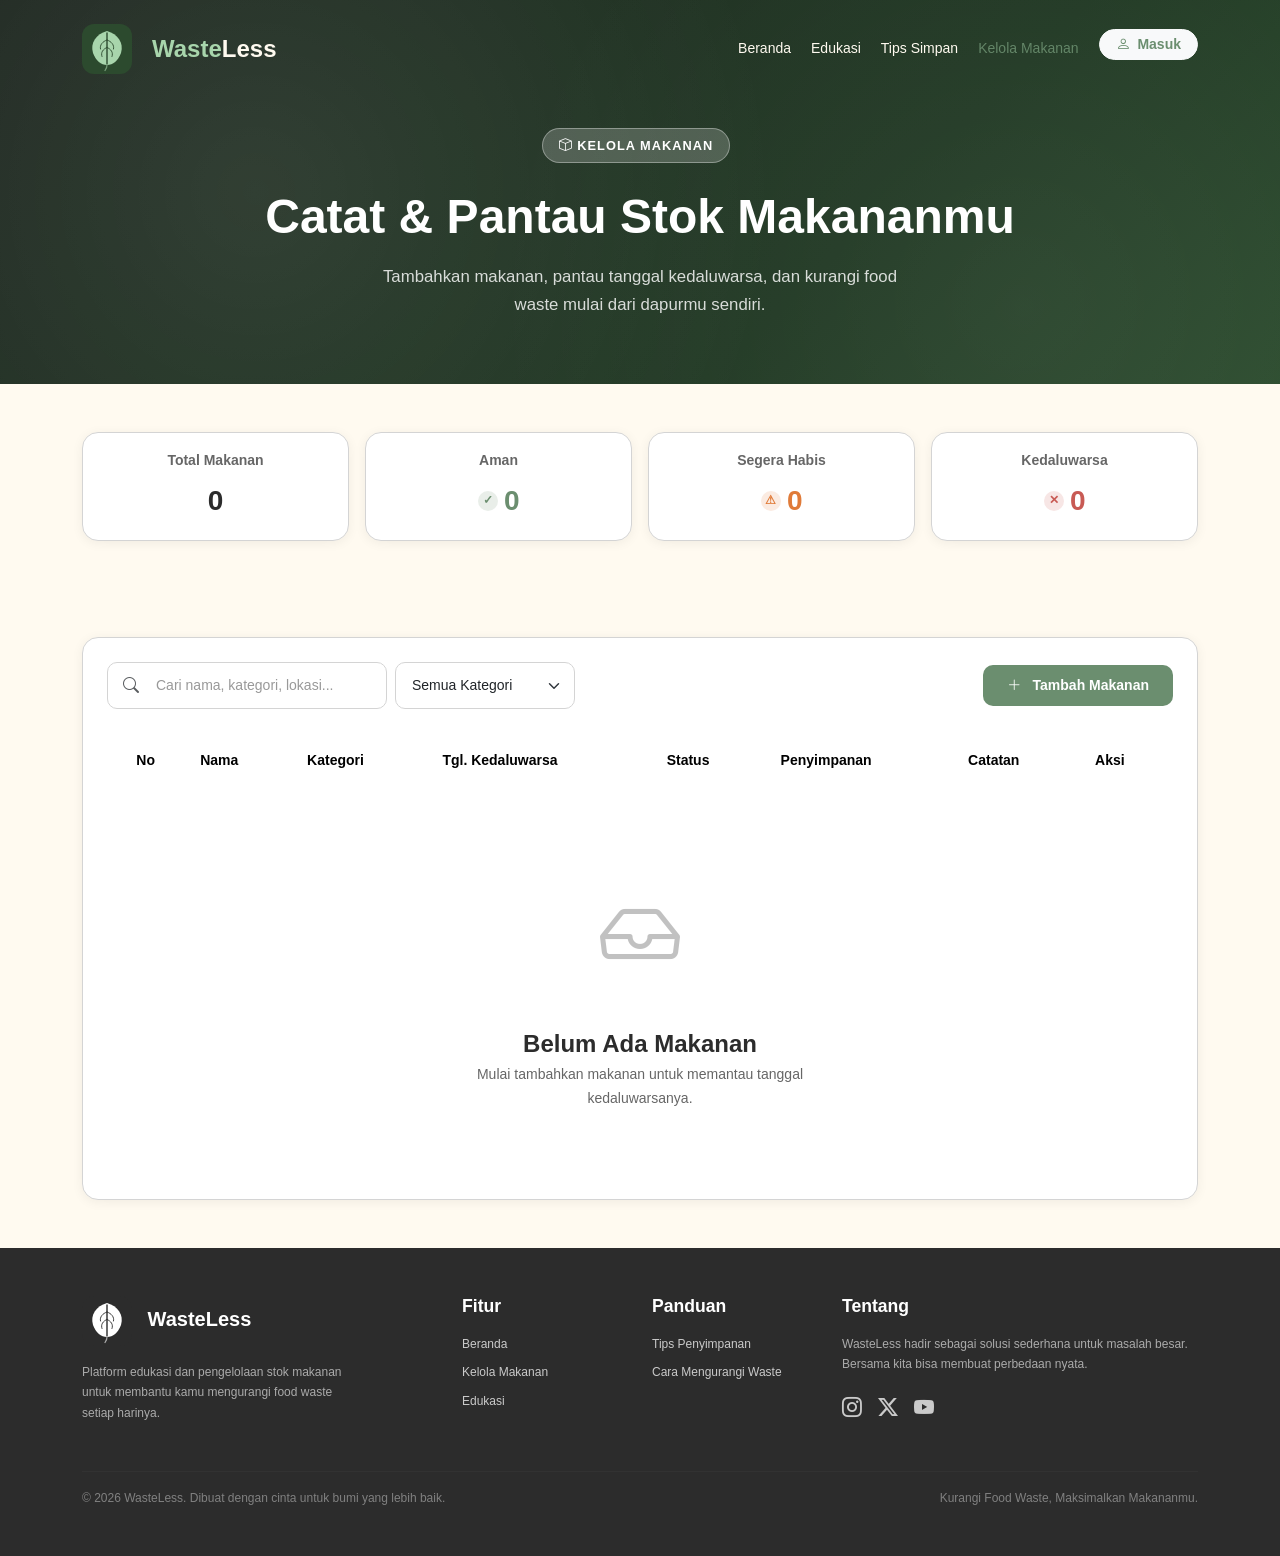
<file: pages/manage-food.html>
<!DOCTYPE html>
<html lang="id">
<head>
  <meta charset="UTF-8">
  <meta name="viewport" content="width=device-width, initial-scale=1.0">
  <title>Kelola Makanan — WasteLess</title>
  <link rel="icon" href="../assets/wasteless-logo2.svg" type="image/svg+xml">
  <link href="https://cdn.jsdelivr.net/npm/bootstrap@5.3.3/dist/css/bootstrap.min.css" rel="stylesheet">
  <link href="https://cdn.jsdelivr.net/npm/bootstrap-icons@1.11.3/font/bootstrap-icons.min.css" rel="stylesheet">
  <link href="https://unpkg.com/aos@2.3.4/dist/aos.css" rel="stylesheet">
  <link href="../assets/css/style.css" rel="stylesheet">
</head>
<body>

<!-- NAVBAR -->
<nav class="navbar navbar-expand-lg fixed-top" id="navbar-utama">
  <div class="container">
    <a class="navbar-brand fw-bold fs-4 d-flex align-items-center" href="../index.html">
    <img src="../assets/wasteless-logo2.svg" alt="WasteLess Logo" class="img-fluid" style="max-height: 50px; margin-right: 20px;">
      <div class="logo-text">Waste</div>Less
    </a>
    <button class="navbar-toggler border-0" type="button" data-bs-toggle="collapse" data-bs-target="#navMenu">
      <span class="navbar-toggler-icon"></span>
    </button>
    <div class="collapse navbar-collapse" id="navMenu">
      <ul class="navbar-nav ms-auto gap-1">
        <li class="nav-item"><a class="nav-link fw-medium" href="../index.html">Beranda</a></li>
        <li class="nav-item"><a class="nav-link fw-medium" href="education.html">Edukasi</a></li>
        <li class="nav-item"><a class="nav-link fw-medium" href="storage-tips.html">Tips Simpan</a></li>
        <li class="nav-item"><a class="nav-link active fw-medium" href="manage-food.html">Kelola Makanan</a></li>
        <li class="nav-item ms-lg-2">
          <a class="btn btn-light btn-sm px-3 fw-semibold" href="login.html" style="border-radius:50px; color: var(--hijau-sage);">
            <i class="bi bi-person me-1" aria-hidden="true"></i> Masuk
          </a>
        </li>
      </ul>
    </div>
  </div>
</nav>

<!-- PAGE HERO -->
 <section class="page-hero text-center">
  <div class="container">
    <div data-aos="fade-down">
      <div class="hero-badge bi bi-box me-2"> Kelola Makanan</div>
      <h1 class="fw-bold text-white mb-3" style="font-size: clamp(2rem, 4vw, 3rem);">Catat &amp; Pantau Stok Makananmu</h1>
      <p style="color:rgba(255,255,255,0.82); max-width:560px; margin:0 auto; font-size:1.05rem;">
        Tambahkan makanan, pantau tanggal kedaluwarsa, dan kurangi food waste mulai dari dapurmu sendiri.
      </p>
    </div>
  </div>
</section>

<!-- RINGKASAN -->
<section class="py-5" style="background:var(--krim)">
  <div class="container">
    <div class="row g-3" data-aos="fade-up">
      <div class="col-6 col-md-3">
        <div class="card-wasteless p-3 text-center h-100">
          <div class="text-sekunder small fw-semibold mb-1">Total Makanan</div>
          <div class="fs-3 fw-bold" id="ringkasan-total" style="color:var(--abu-gelap)">0</div>
        </div>
      </div>
      <div class="col-6 col-md-3">
        <div class="card-wasteless p-3 text-center h-100">
          <div class="text-sekunder small fw-semibold mb-1">Aman</div>
          <div class="fs-3 fw-bold status-aman" id="ringkasan-aman">0</div>
        </div>
      </div>
      <div class="col-6 col-md-3">
        <div class="card-wasteless p-3 text-center h-100">
          <div class="text-sekunder small fw-semibold mb-1">Segera Habis</div>
          <div class="fs-3 fw-bold status-segera" id="ringkasan-segera">0</div>
        </div>
      </div>
      <div class="col-6 col-md-3">
        <div class="card-wasteless p-3 text-center h-100">
          <div class="text-sekunder small fw-semibold mb-1">Kedaluwarsa</div>
          <div class="fs-3 fw-bold status-kedaluwarsa" id="ringkasan-exp">0</div>
        </div>
      </div>
    </div>
  </div>
</section>

<!-- DAFTAR MAKANAN -->
<section class="py-5" style="background:var(--krim)">
  <div class="container">

    <div class="card-wasteless p-4" data-aos="fade-up">

      <!-- toolbar -->
      <div class="d-flex flex-wrap gap-3 justify-content-between align-items-center mb-4">
        <div class="d-flex flex-wrap gap-2 flex-grow-1">
          <div class="position-relative flex-grow-1" style="min-width:200px; max-width:280px">
            <i class="bi bi-search position-absolute top-50 translate-middle-y ms-3 text-muted" aria-hidden="true"></i>
            <input type="text" class="form-control ps-5" id="input-cari" placeholder="Cari nama, kategori, lokasi..." aria-label="Cari makanan" style="font-size: var(--text-sm)">
          </div>
          <select class="form-select" id="filter-kategori" aria-label="Filter kategori makanan" style="max-width:180px; font-size: var(--text-sm)">
            <option value="">Semua Kategori</option>
            <option value="Sayuran">Sayuran</option>
            <option value="Buah">Buah</option>
            <option value="Daging">Daging</option>
            <option value="Makanan Matang">Makanan Matang</option>
            <option value="Susu & Olahan">Susu &amp; Olahan</option>
            <option value="Lainnya">Lainnya</option>
          </select>
        </div>
        <button type="button" class="btn btn-hijau fw-semibold px-4" data-bs-toggle="modal" data-bs-target="#modal-makanan" onclick="resetForm()" style="white-space:nowrap">
          <i class="bi bi-plus-lg" aria-hidden="true"></i> <span class="d-none d-sm-inline ms-1">Tambah Makanan</span>
        </button>
      </div>

      <!-- tabel -->
      <div class="table-responsive">
        <table class="table table-hover align-middle tabel-makanan">
          <thead>
            <tr>
              <th class="text-center">No</th>
              <th>Nama</th>
              <th>Kategori</th>
              <th>Tgl. Kedaluwarsa</th>
              <th>Status</th>
              <th>Penyimpanan</th>
              <th>Catatan</th>
              <th>Aksi</th>
            </tr>
          </thead>
          <tbody id="tbody-makanan">
            <!-- Tabel diisi oleh crud.js dengan data-label attributes -->
          </tbody>
        </table>
      </div>

      <!-- empty state -->
      <div id="empty-state" class="empty-state d-none">
        <div class="empty-ikon"><i class="bi bi-inbox" aria-hidden="true"></i></div>
        <h5 class="fw-bold mb-1">Belum Ada Makanan</h5>
        <p class="small mb-0">Mulai tambahkan makanan untuk memantau tanggal kedaluwarsanya.</p>
      </div>

    </div>
  </div>
</section>

<!-- MODAL TAMBAH/EDIT -->
<div class="modal fade" id="modal-makanan" tabindex="-1" aria-hidden="true">
  <div class="modal-dialog modal-dialog-centered">
    <div class="modal-content" style="border-radius:18px; border:none">
      <form id="form-makanan" novalidate>
        <div class="modal-header border-0 pb-0">
          <h5 class="modal-title fw-bold" id="judul-modal">Tambah Makanan</h5>
          <button type="button" class="btn-close" data-bs-dismiss="modal" aria-label="Tutup"></button>
        </div>
        <div class="modal-body">

          <div class="mb-3">
            <label for="nama-makanan" class="form-label small fw-semibold">Nama Makanan</label>
            <input type="text" class="form-control" id="nama-makanan" placeholder="Contoh: Brokoli" required>
            <div class="invalid-feedback">Nama makanan wajib diisi.</div>
          </div>

          <div class="row g-3">
            <div class="col-sm-6">
              <label for="kategori-makanan" class="form-label small fw-semibold">Kategori</label>
              <select class="form-select" id="kategori-makanan" required>
                <option value="" selected disabled>Pilih kategori</option>
                <option value="Sayuran">Sayuran</option>
                <option value="Buah">Buah</option>
                <option value="Daging">Daging</option>
                <option value="Makanan Matang">Makanan Matang</option>
                <option value="Susu & Olahan">Susu &amp; Olahan</option>
                <option value="Lainnya">Lainnya</option>
              </select>
              <div class="invalid-feedback">Pilih kategori makanan.</div>
            </div>
            <div class="col-sm-6">
              <label for="tanggal-kedaluwarsa" class="form-label small fw-semibold">Tanggal Kedaluwarsa</label>
              <input type="date" class="form-control" id="tanggal-kedaluwarsa" required>
              <div class="invalid-feedback">Tanggal kedaluwarsa wajib diisi.</div>
            </div>
          </div>

          <div class="mb-3 mt-3">
            <label for="lokasi-penyimpanan" class="form-label small fw-semibold">Lokasi Penyimpanan</label>
            <select class="form-select" id="lokasi-penyimpanan" required>
                <option value="" selected disabled>Pilih lokasi penyimpanan</option>
                <option value="Kulkas">Chiller</option>
                <option value="Freezer">Freezer</option>
                <option value="Rak Dapur">Rak Dapur</option>
                <option value="Lemari Dapur">Lemari Dapur</option>
              </select>
            <div class="invalid-feedback">Lokasi penyimpanan wajib diisi.</div>
          </div>

          <div class="mb-1">
            <label for="catatan-makanan" class="form-label small fw-semibold">Catatan Tambahan <span class="text-sekunder fw-normal">(opsional)</span></label>
            <textarea class="form-control" id="catatan-makanan" rows="2" placeholder="Contoh: Sudah dipotong, simpan dalam wadah tertutup"></textarea>
          </div>

        </div>
        <div class="modal-footer border-0 pt-0">
          <button type="button" class="btn btn-outline-secondary" data-bs-dismiss="modal" style="border-radius:10px">Batal</button>
          <button type="submit" class="btn btn-hijau fw-semibold px-4" id="tombol-simpan" style="border-radius:10px">Simpan</button>
        </div>
      </form>
    </div>
  </div>
</div>

<!-- MODAL KONFIRMASI HAPUS -->
<div class="modal fade" id="modal-konfirmasi-hapus" tabindex="-1" aria-hidden="true">
  <div class="modal-dialog modal-dialog-centered">
    <div class="modal-content">
      <div class="modal-body text-center p-4">
        <button type="button" class="btn-close position-absolute top-0 end-0 m-3" data-bs-dismiss="modal" aria-label="Tutup"></button>
        <div class="konfirmasi-ikon">
          <i class="bi bi-exclamation-triangle-fill" aria-hidden="true"></i>
        </div>
        <h5 class="fw-bold mb-2">Hapus Makanan Ini?</h5>
        <p class="text-muted small mb-4">
          Kamu akan menghapus "<strong id="nama-makanan-dihapus"></strong>" dari daftar. Tindakan ini tidak bisa dibatalkan.
        </p>
        <div class="d-flex gap-2 justify-content-center">
          <button type="button" class="btn btn-outline-secondary px-4" data-bs-dismiss="modal" style="border-radius:10px">Batal</button>
          <button type="button" class="btn btn-danger fw-semibold px-4" id="tombol-konfirmasi-hapus" style="border-radius:10px">
            <i class="bi bi-trash me-1" aria-hidden="true"></i>Ya, Hapus
          </button>
        </div>
      </div>
    </div>
  </div>
</div>

<!-- FOOTER -->
<footer class="footer-wasteless py-5">
  <div class="container">
    <div class="row g-4">
      <div class="col-lg-4">
        <div class="footer-brand fw-bold fs-5 mb-3">
          <img src="../assets/wasteless-logo4.svg" alt="WasteLess Logo" class="img-fluid" style="max-height: 50px; margin-right: 10px;">
           WasteLess</div>
        <p class="small" style="color:rgba(255,255,255,0.6); max-width:280px">Platform edukasi dan pengelolaan stok makanan untuk membantu kamu mengurangi food waste setiap harinya.</p>
      </div>
      <div class="col-6 col-lg-2">
        <h6 class="fw-bold mb-3 text-white">Fitur</h6>
        <ul class="list-unstyled small">
          <li class="mb-2"><a href="../index.html">Beranda</a></li>
          <li class="mb-2"><a href="manage-food.html">Kelola Makanan</a></li>
          <li class="mb-2"><a href="education.html">Edukasi</a></li>
        </ul>
      </div>
      <div class="col-6 col-lg-2">
        <h6 class="fw-bold mb-3 text-white">Panduan</h6>
        <ul class="list-unstyled small">
          <li class="mb-2"><a href="storage-tips.html">Tips Penyimpanan</a></li>
          <li class="mb-2"><a href="education.html">Cara Mengurangi Waste</a></li>
        </ul>
      </div>
      <div class="col-lg-4">
        <h6 class="fw-bold mb-3 text-white">Tentang</h6>
        <p class="small" style="color:rgba(255,255,255,0.6)">WasteLess hadir sebagai solusi sederhana untuk masalah besar. Bersama kita bisa membuat perbedaan nyata.</p>
        <div class="d-flex gap-3 mt-2">
          <a href="#" class="fs-5" aria-label="Instagram WasteLess"><i class="bi bi-instagram" aria-hidden="true"></i></a>
          <a href="#" class="fs-5" aria-label="Twitter/X WasteLess"><i class="bi bi-twitter-x" aria-hidden="true"></i></a>
          <a href="#" class="fs-5" aria-label="YouTube WasteLess"><i class="bi bi-youtube" aria-hidden="true"></i></a>
        </div>
      </div>
    </div>
    <hr style="border-color:rgba(255,255,255,0.1); margin:2rem 0 1rem">
    <div class="d-flex flex-wrap justify-content-between align-items-center gap-2">
      <p class="small mb-0" style="color:rgba(255,255,255,0.4)">© 2026 WasteLess. Dibuat dengan cinta untuk bumi yang lebih baik.</p>
      <p class="small mb-0" style="color:rgba(255,255,255,0.4)">Kurangi Food Waste, Maksimalkan Makananmu.</p>
    </div>
  </div>
</footer>

<script src="https://cdn.jsdelivr.net/npm/bootstrap@5.3.3/dist/js/bootstrap.bundle.min.js"></script>
<script src="https://unpkg.com/aos@2.3.4/dist/aos.js"></script>
<script src="../assets/js/main.js"></script>
<script src="../assets/js/crud.js"></script>
</body>
</html>
</file>
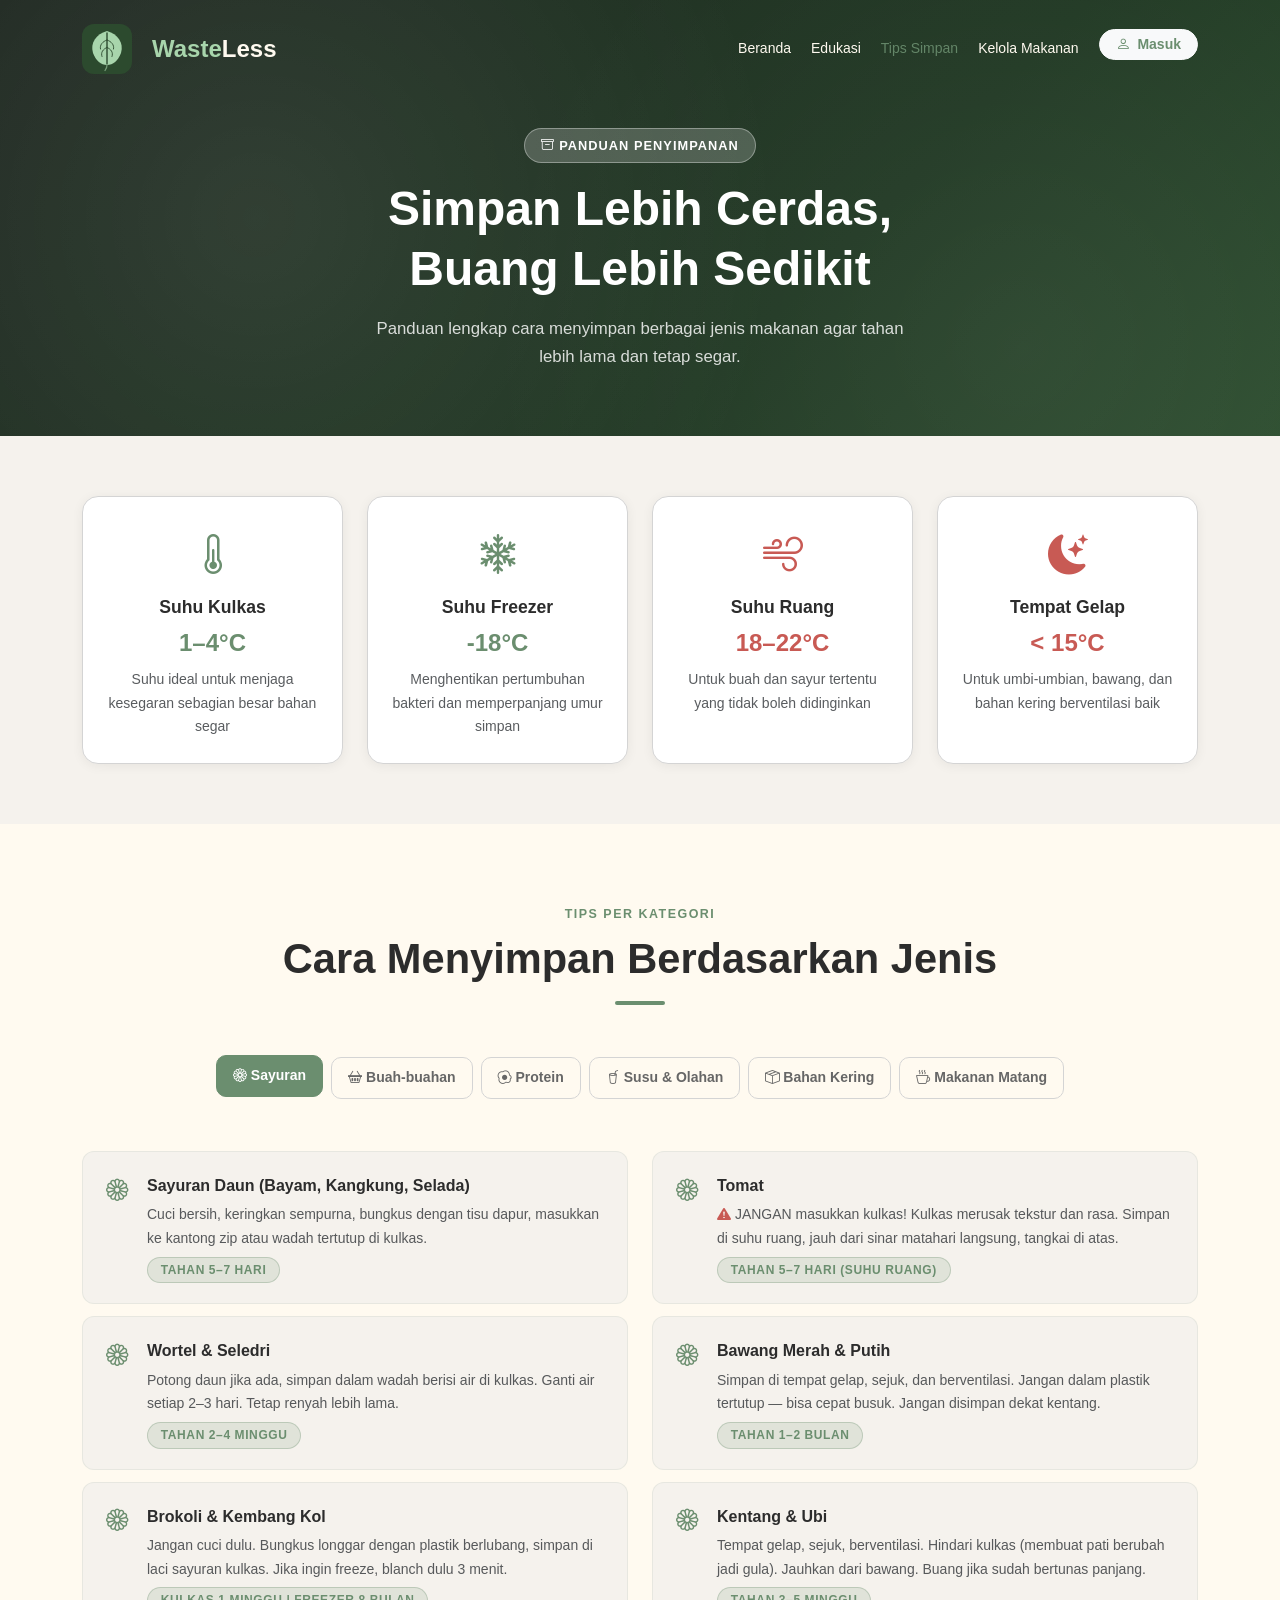
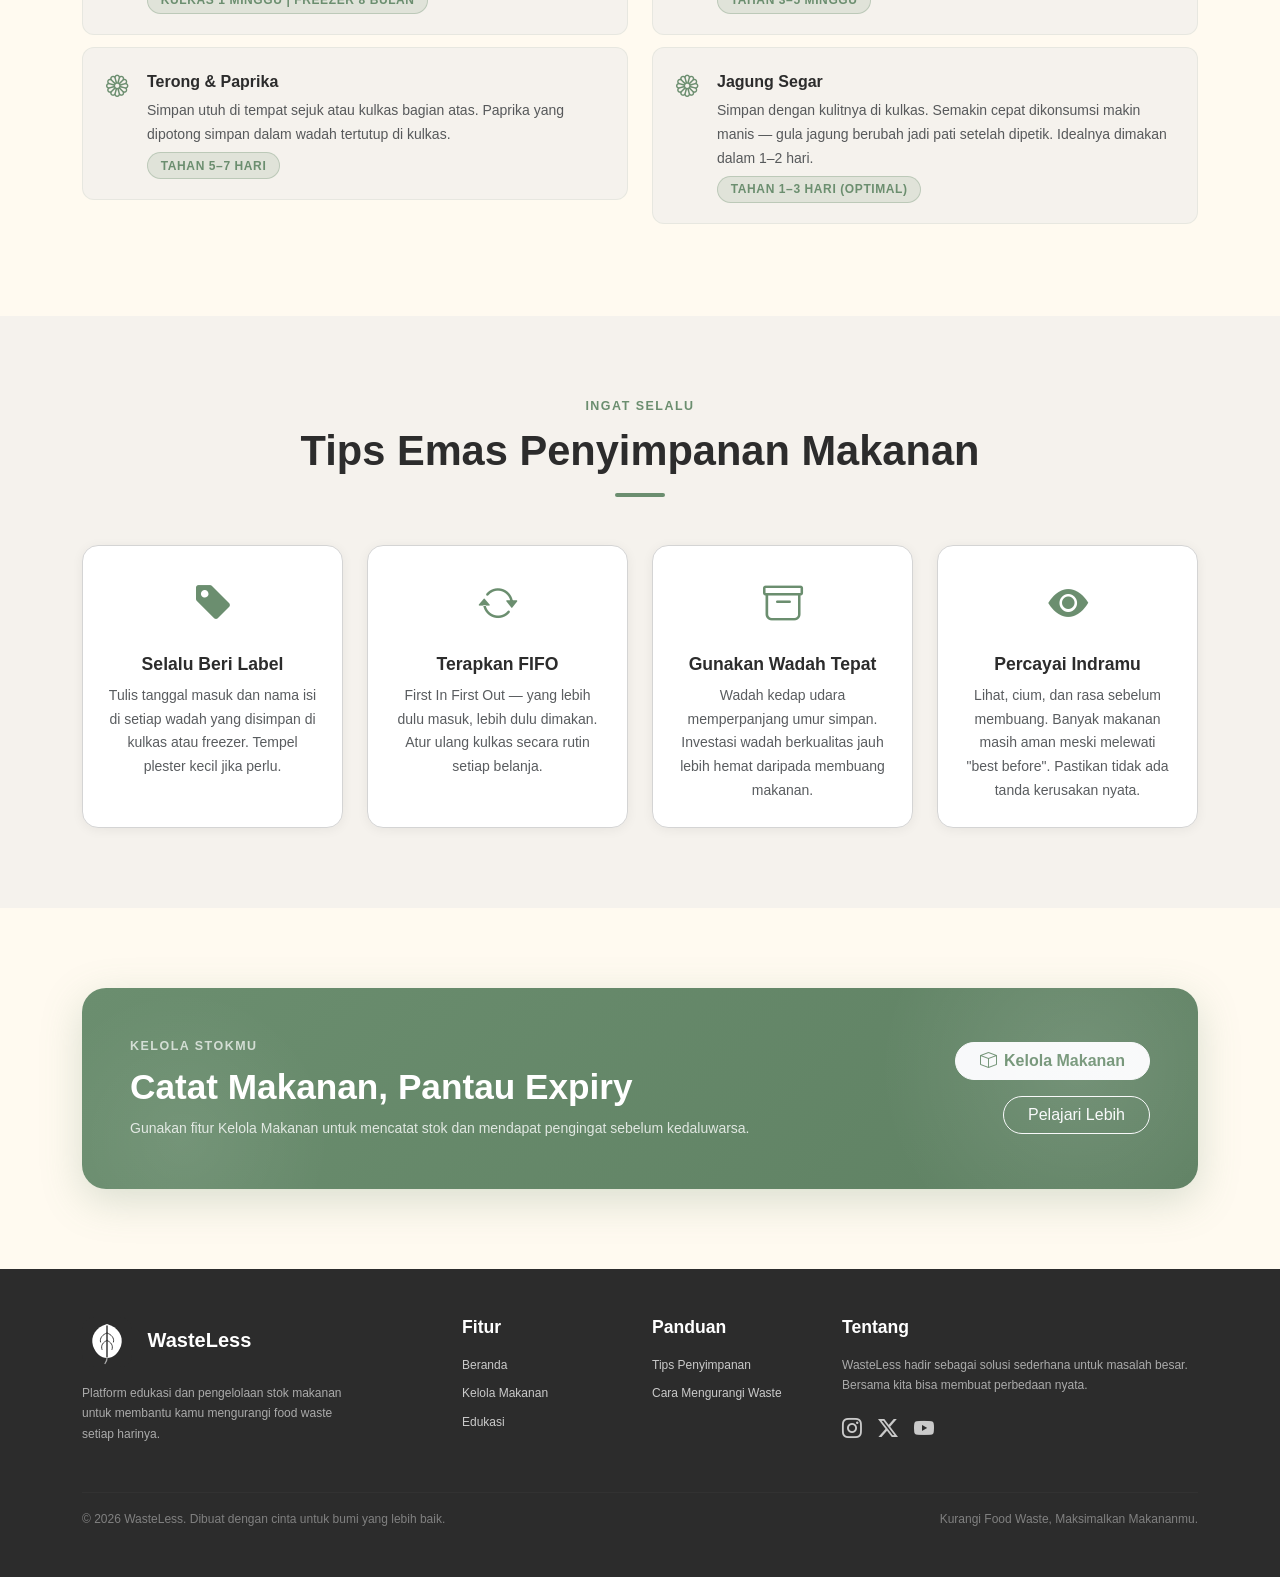
<file: pages/storage-tips.html>
<!DOCTYPE html>
<html lang="id">
<head>
  <meta charset="UTF-8">
  <meta name="viewport" content="width=device-width, initial-scale=1.0">
  <title>Tips Penyimpanan — WasteLess</title>
  <link rel="icon" href="../assets/wasteless-logo2.svg" type="image/svg+xml">
  <link href="https://cdn.jsdelivr.net/npm/bootstrap@5.3.3/dist/css/bootstrap.min.css" rel="stylesheet">
  <link href="https://cdn.jsdelivr.net/npm/bootstrap-icons@1.11.3/font/bootstrap-icons.min.css" rel="stylesheet">
  <link href="https://unpkg.com/aos@2.3.4/dist/aos.css" rel="stylesheet">
  <link href="../assets/css/style.css" rel="stylesheet">
</head>
<body>

<!-- NAVBAR -->
<nav class="navbar navbar-expand-lg fixed-top" id="navbar-utama">
  <div class="container">
    <a class="navbar-brand fw-bold fs-4 d-flex align-items-center" href="../index.html">
    <img src="../assets/wasteless-logo2.svg" alt="WasteLess Logo" class="img-fluid" style="max-height: 50px; margin-right: 20px;">
      <div class="logo-text">Waste</div>Less
    </a>
    <button class="navbar-toggler border-0" type="button" data-bs-toggle="collapse" data-bs-target="#navMenu">
      <span class="navbar-toggler-icon"></span>
    </button>
    <div class="collapse navbar-collapse" id="navMenu">
      <ul class="navbar-nav ms-auto gap-1">
        <li class="nav-item"><a class="nav-link fw-medium" href="../index.html">Beranda</a></li>
        <li class="nav-item"><a class="nav-link fw-medium" href="education.html">Edukasi</a></li>
        <li class="nav-item"><a class="nav-link active fw-medium" href="storage-tips.html">Tips Simpan</a></li>
        <li class="nav-item"><a class="nav-link fw-medium" href="manage-food.html">Kelola Makanan</a></li>
        <li class="nav-item ms-lg-2">
          <a class="btn btn-light btn-sm px-3 fw-semibold" href="login.html" style="border-radius:50px; color: var(--hijau-sage);">
            <i class="bi bi-person me-1" aria-hidden="true"></i> Masuk
          </a>
        </li>
      </ul>
    </div>
  </div>
</nav>

<!-- PAGE HERO -->
<section class="page-hero text-center">
  <div class="container">
    <div data-aos="fade-down">
      <div class="hero-badge d-inline-block mb-3"><i class="bi bi-archive me-1" aria-hidden="true"></i>Panduan Penyimpanan</div>
      <h1 class="fw-bold text-white mb-3" style="font-size: clamp(2rem, 4vw, 3rem);">Simpan Lebih Cerdas,<br>Buang Lebih Sedikit</h1>
      <p style="color:rgba(255,255,255,0.82); max-width:560px; margin:0 auto; font-size:1.05rem;">
        Panduan lengkap cara menyimpan berbagai jenis makanan agar tahan lebih lama dan tetap segar.
      </p>
    </div>
  </div>
</section>

<!-- QUICK GUIDE CARDS -->
<section style="padding:60px 0; background:var(--bg-sekunder)">
  <div class="container">
    <div class="row g-4 text-center" data-aos="fade-up">
      <div class="col-6 col-md-3">
        <div class="card-wasteless card-fakta-sm p-4 h-100">
          <div class="fs-1 mb-2 text-hijau"><i class="bi bi-thermometer-half" aria-hidden="true"></i></div>
          <h6 class="fw-bold mb-1">Suhu Kulkas</h6>
          <div style="font-size:1.5rem; font-weight:700; color:var(--hijau-sage)">1–4°C</div>
          <p class="text-muted small mb-0 mt-1">Suhu ideal untuk menjaga kesegaran sebagian besar bahan segar</p>
        </div>
      </div>
      <div class="col-6 col-md-3">
        <div class="card-wasteless card-fakta-sm p-4 h-100">
          <div class="fs-1 mb-2 text-hijau"><i class="bi bi-snow2" aria-hidden="true"></i></div>
          <h6 class="fw-bold mb-1">Suhu Freezer</h6>
          <div style="font-size:1.5rem; font-weight:700; color:var(--hijau-sage)">-18°C</div>
          <p class="text-muted small mb-0 mt-1">Menghentikan pertumbuhan bakteri dan memperpanjang umur simpan</p>
        </div>
      </div>
      <div class="col-6 col-md-3">
        <div class="card-wasteless card-fakta-sm p-4 h-100">
          <div class="fs-1 mb-2" style="color:var(--terracotta)"><i class="bi bi-wind" aria-hidden="true"></i></div>
          <h6 class="fw-bold mb-1">Suhu Ruang</h6>
          <div style="font-size:1.5rem; font-weight:700; color:var(--terracotta)">18–22°C</div>
          <p class="text-muted small mb-0 mt-1">Untuk buah dan sayur tertentu yang tidak boleh didinginkan</p>
        </div>
      </div>
      <div class="col-6 col-md-3">
        <div class="card-wasteless card-fakta-sm p-4 h-100">
          <div class="fs-1 mb-2" style="color:var(--terracotta)"><i class="bi bi-moon-stars-fill" aria-hidden="true"></i></div>
          <h6 class="fw-bold mb-1">Tempat Gelap</h6>
          <div style="font-size:1.5rem; font-weight:700; color:var(--terracotta)">< 15°C</div>
          <p class="text-muted small mb-0 mt-1">Untuk umbi-umbian, bawang, dan bahan kering berventilasi baik</p>
        </div>
      </div>
    </div>
  </div>
</section>

<!-- TAB SECTION -->
<section style="padding:80px 0; background:var(--krim)">
  <div class="container">
    <div class="text-center mb-5" data-aos="fade-up">
      <div class="section-label">Tips per kategori</div>
      <h2 class="section-judul">Cara Menyimpan Berdasarkan Jenis</h2>
      <div class="divider-hijau mx-auto"></div>
    </div>

    <!-- Tab Navigation -->
    <ul class="nav tips-tab justify-content-center flex-wrap mb-5" data-aos="fade-up" data-aos-delay="100">
      <li class="nav-item"><button class="nav-link active" data-bs-toggle="tab" data-bs-target="#tab-sayuran"><i class="bi bi-flower1 me-1" aria-hidden="true"></i>Sayuran</button></li>
      <li class="nav-item"><button class="nav-link" data-bs-toggle="tab" data-bs-target="#tab-buah"><i class="bi bi-basket2 me-1" aria-hidden="true"></i>Buah-buahan</button></li>
      <li class="nav-item"><button class="nav-link" data-bs-toggle="tab" data-bs-target="#tab-protein"><i class="bi bi-egg-fried me-1" aria-hidden="true"></i>Protein</button></li>
      <li class="nav-item"><button class="nav-link" data-bs-toggle="tab" data-bs-target="#tab-dairy"><i class="bi bi-cup-straw me-1" aria-hidden="true"></i>Susu &amp; Olahan</button></li>
      <li class="nav-item"><button class="nav-link" data-bs-toggle="tab" data-bs-target="#tab-kering"><i class="bi bi-box-seam me-1" aria-hidden="true"></i>Bahan Kering</button></li>
      <li class="nav-item"><button class="nav-link" data-bs-toggle="tab" data-bs-target="#tab-matang"><i class="bi bi-cup-hot me-1" aria-hidden="true"></i>Makanan Matang</button></li>
    </ul>

    <!-- Tab Content -->
    <div class="tab-content" data-aos="fade-up" data-aos-delay="200">

      <!-- SAYURAN -->
      <div class="tab-pane fade show active" id="tab-sayuran">
        <div class="row g-4">
          <div class="col-lg-6">
            <div class="tips-item">
              <div class="tips-ikon"><i class="bi bi-flower1" aria-hidden="true"></i></div>
              <div>
                <strong class="d-block mb-1">Sayuran Daun (Bayam, Kangkung, Selada)</strong>
                <p class="text-muted small mb-1">Cuci bersih, keringkan sempurna, bungkus dengan tisu dapur, masukkan ke kantong zip atau wadah tertutup di kulkas.</p>
                <span class="badge badge-hijau rounded-pill">Tahan 5–7 hari</span>
              </div>
            </div>
            <div class="tips-item">
              <div class="tips-ikon"><i class="bi bi-flower1" aria-hidden="true"></i></div>
              <div>
                <strong class="d-block mb-1">Wortel & Seledri</strong>
                <p class="text-muted small mb-1">Potong daun jika ada, simpan dalam wadah berisi air di kulkas. Ganti air setiap 2–3 hari. Tetap renyah lebih lama.</p>
                <span class="badge badge-hijau rounded-pill">Tahan 2–4 minggu</span>
              </div>
            </div>
            <div class="tips-item">
              <div class="tips-ikon"><i class="bi bi-flower1" aria-hidden="true"></i></div>
              <div>
                <strong class="d-block mb-1">Brokoli & Kembang Kol</strong>
                <p class="text-muted small mb-1">Jangan cuci dulu. Bungkus longgar dengan plastik berlubang, simpan di laci sayuran kulkas. Jika ingin freeze, blanch dulu 3 menit.</p>
                <span class="badge badge-hijau rounded-pill">Kulkas 1 minggu | Freezer 8 bulan</span>
              </div>
            </div>
            <div class="tips-item">
              <div class="tips-ikon"><i class="bi bi-flower1" aria-hidden="true"></i></div>
              <div>
                <strong class="d-block mb-1">Terong & Paprika</strong>
                <p class="text-muted small mb-1">Simpan utuh di tempat sejuk atau kulkas bagian atas. Paprika yang dipotong simpan dalam wadah tertutup di kulkas.</p>
                <span class="badge badge-hijau rounded-pill">Tahan 5–7 hari</span>
              </div>
            </div>
          </div>
          <div class="col-lg-6">
            <div class="tips-item">
              <div class="tips-ikon"><i class="bi bi-flower1" aria-hidden="true"></i></div>
              <div>
                <strong class="d-block mb-1">Tomat</strong>
                <p class="text-muted small mb-1"><i class="bi bi-exclamation-triangle-fill text-terracotta" aria-hidden="true"></i> JANGAN masukkan kulkas! Kulkas merusak tekstur dan rasa. Simpan di suhu ruang, jauh dari sinar matahari langsung, tangkai di atas.</p>
                <span class="badge badge-hijau rounded-pill">Tahan 5–7 hari (suhu ruang)</span>
              </div>
            </div>
            <div class="tips-item">
              <div class="tips-ikon"><i class="bi bi-flower1" aria-hidden="true"></i></div>
              <div>
                <strong class="d-block mb-1">Bawang Merah & Putih</strong>
                <p class="text-muted small mb-1">Simpan di tempat gelap, sejuk, dan berventilasi. Jangan dalam plastik tertutup — bisa cepat busuk. Jangan disimpan dekat kentang.</p>
                <span class="badge badge-hijau rounded-pill">Tahan 1–2 bulan</span>
              </div>
            </div>
            <div class="tips-item">
              <div class="tips-ikon"><i class="bi bi-flower1" aria-hidden="true"></i></div>
              <div>
                <strong class="d-block mb-1">Kentang & Ubi</strong>
                <p class="text-muted small mb-1">Tempat gelap, sejuk, berventilasi. Hindari kulkas (membuat pati berubah jadi gula). Jauhkan dari bawang. Buang jika sudah bertunas panjang.</p>
                <span class="badge badge-hijau rounded-pill">Tahan 3–5 minggu</span>
              </div>
            </div>
            <div class="tips-item">
              <div class="tips-ikon"><i class="bi bi-flower1" aria-hidden="true"></i></div>
              <div>
                <strong class="d-block mb-1">Jagung Segar</strong>
                <p class="text-muted small mb-1">Simpan dengan kulitnya di kulkas. Semakin cepat dikonsumsi makin manis — gula jagung berubah jadi pati setelah dipetik. Idealnya dimakan dalam 1–2 hari.</p>
                <span class="badge badge-hijau rounded-pill">Tahan 1–3 hari (optimal)</span>
              </div>
            </div>
          </div>
        </div>
      </div>

      <!-- BUAH -->
      <div class="tab-pane fade" id="tab-buah">
        <div class="row g-4">
          <div class="col-lg-6">
            <div class="tips-item">
              <div class="tips-ikon"><i class="bi bi-basket2" aria-hidden="true"></i></div>
              <div>
                <strong class="d-block mb-1">Pisang</strong>
                <p class="text-muted small mb-1">Simpan di suhu ruang. Bungkus pangkal dengan plastik untuk memperlambat pematangan. Jika terlalu matang, kupas dan bekukan untuk smoothie.</p>
                <span class="badge badge-hijau rounded-pill">Tahan 5–7 hari</span>
              </div>
            </div>
            <div class="tips-item">
              <div class="tips-ikon"><i class="bi bi-basket2" aria-hidden="true"></i></div>
              <div>
                <strong class="d-block mb-1">Apel</strong>
                <p class="text-muted small mb-1">Simpan di laci kulkas, jauh dari sayuran lain. Apel mengeluarkan etilen yang mempercepat pematangan produk di sekitarnya.</p>
                <span class="badge badge-hijau rounded-pill">Kulkas 4–6 minggu</span>
              </div>
            </div>
            <div class="tips-item">
              <div class="tips-ikon"><i class="bi bi-basket2" aria-hidden="true"></i></div>
              <div>
                <strong class="d-block mb-1">Beri (Stroberi, Blueberry)</strong>
                <p class="text-muted small mb-1">Jangan cuci sebelum disimpan. Masukkan kulkas dalam wadah berlapis tisu. Cuci sesaat sebelum dimakan. Bekukan jika tidak habis dalam 2–3 hari.</p>
                <span class="badge badge-hijau rounded-pill">Kulkas 3–5 hari | Freezer 6 bulan</span>
              </div>
            </div>
            <div class="tips-item">
              <div class="tips-ikon"><i class="bi bi-basket2" aria-hidden="true"></i></div>
              <div>
                <strong class="d-block mb-1">Jeruk & Citrus</strong>
                <p class="text-muted small mb-1">Simpan di suhu ruang hingga 1 minggu, atau di kulkas untuk memperpanjang umur. Jangan dalam kantong tertutup rapat — butuh sirkulasi udara.</p>
                <span class="badge badge-hijau rounded-pill">Kulkas 3–4 minggu</span>
              </div>
            </div>
          </div>
          <div class="col-lg-6">
            <div class="tips-item">
              <div class="tips-ikon"><i class="bi bi-basket2" aria-hidden="true"></i></div>
              <div>
                <strong class="d-block mb-1">Anggur</strong>
                <p class="text-muted small mb-1">Simpan utuh (jangan pisahkan dari batang) dalam wadah berlubang di kulkas. Cuci sesaat sebelum makan. Bisa dibekukan langsung untuk camilan sehat.</p>
                <span class="badge badge-hijau rounded-pill">Kulkas 1–2 minggu</span>
              </div>
            </div>
            <div class="tips-item">
              <div class="tips-ikon"><i class="bi bi-basket2" aria-hidden="true"></i></div>
              <div>
                <strong class="d-block mb-1">Mangga & Pepaya</strong>
                <p class="text-muted small mb-1">Matangkan dulu di suhu ruang. Setelah matang, masukkan kulkas. Yang sudah dipotong simpan dalam wadah tertutup rapat di kulkas.</p>
                <span class="badge badge-hijau rounded-pill">Suhu ruang (belum matang) | Kulkas 3–5 hari (matang)</span>
              </div>
            </div>
            <div class="tips-item">
              <div class="tips-ikon"><i class="bi bi-basket2" aria-hidden="true"></i></div>
              <div>
                <strong class="d-block mb-1">Semangka & Melon</strong>
                <p class="text-muted small mb-1">Utuh: simpan di suhu ruang hingga 1 minggu. Sudah dipotong: bungkus rapat dengan plastik wrap, masukkan kulkas. Konsumsi dalam 3–4 hari.</p>
                <span class="badge badge-hijau rounded-pill">Kulkas (dipotong) 3–4 hari</span>
              </div>
            </div>
            <div class="tips-item">
              <div class="tips-ikon"><i class="bi bi-basket2" aria-hidden="true"></i></div>
              <div>
                <strong class="d-block mb-1">Alpukat</strong>
                <p class="text-muted small mb-1">Mentah: suhu ruang. Matang: kulkas memperlambat 2–3 hari. Setengah: biarkan biji di dalamnya, tutup rapat, taburi perasan lemon untuk mencegah browning.</p>
                <span class="badge badge-hijau rounded-pill">Suhu ruang 3–5 hari (mentah)</span>
              </div>
            </div>
          </div>
        </div>
      </div>

      <!-- PROTEIN -->
      <div class="tab-pane fade" id="tab-protein">
        <div class="row g-4">
          <div class="col-lg-6">
            <div class="tips-item">
              <div class="tips-ikon"><i class="bi bi-egg-fried" aria-hidden="true"></i></div>
              <div>
                <strong class="d-block mb-1">Daging Sapi & Kambing</strong>
                <p class="text-muted small mb-1">Simpan di bagian terbawah kulkas (terdingin) dalam wadah tertutup. Jika tidak dimasak dalam 2 hari, bekukan segera. Beri label tanggal di freezer.</p>
                <span class="badge badge-hijau rounded-pill">Kulkas 1–2 hari | Freezer 4–12 bulan</span>
              </div>
            </div>
            <div class="tips-item">
              <div class="tips-ikon"><i class="bi bi-egg-fried" aria-hidden="true"></i></div>
              <div>
                <strong class="d-block mb-1">Ayam & Unggas</strong>
                <p class="text-muted small mb-1">Simpan di wadah tertutup di bagian terbawah kulkas agar tidak menetesi bahan lain. Jangan cuci dulu — justru menyebarkan bakteri. Cuci sesaat sebelum dimasak.</p>
                <span class="badge badge-hijau rounded-pill">Kulkas 1–2 hari | Freezer 9–12 bulan</span>
              </div>
            </div>
            <div class="tips-item">
              <div class="tips-ikon"><i class="bi bi-egg-fried" aria-hidden="true"></i></div>
              <div>
                <strong class="d-block mb-1">Ikan & Seafood</strong>
                <p class="text-muted small mb-1">Paling tidak tahan lama. Simpan di kulkas jika dimakan hari itu atau esok hari. Untuk lebih lama, bekukan segera setelah beli dalam porsi sekali masak.</p>
                <span class="badge badge-hijau rounded-pill">Kulkas 1–2 hari | Freezer 3–6 bulan</span>
              </div>
            </div>
          </div>
          <div class="col-lg-6">
            <div class="tips-item">
              <div class="tips-ikon"><i class="bi bi-egg-fried" aria-hidden="true"></i></div>
              <div>
                <strong class="d-block mb-1">Telur</strong>
                <p class="text-muted small mb-1">Simpan di dalam kardus aslinya di rak dalam kulkas (bukan di pintu yang suhunya fluktuatif). Ujung lancip di bawah. Jangan cuci sebelum disimpan.</p>
                <span class="badge badge-hijau rounded-pill">Kulkas 3–5 minggu</span>
              </div>
            </div>
            <div class="tips-item">
              <div class="tips-ikon"><i class="bi bi-egg-fried" aria-hidden="true"></i></div>
              <div>
                <strong class="d-block mb-1">Tahu & Tempe</strong>
                <p class="text-muted small mb-1">Tahu: rendam air bersih di wadah tertutup, ganti air setiap hari. Tempe: bungkus rapat di kulkas atau bekukan. Keduanya aman dibekukan.</p>
                <span class="badge badge-hijau rounded-pill">Kulkas 3–5 hari | Freezer 1–2 bulan</span>
              </div>
            </div>
            <div class="tips-item">
              <div class="tips-ikon"><i class="bi bi-egg-fried" aria-hidden="true"></i></div>
              <div>
                <strong class="d-block mb-1">Kacang-kacangan</strong>
                <p class="text-muted small mb-1">Kacang mentah: simpan di wadah kedap udara di tempat gelap dan sejuk, atau di kulkas. Kacang panggang: simpan di suhu ruang dalam wadah tertutup. Hindari lembap.</p>
                <span class="badge badge-hijau rounded-pill">Suhu ruang 1–3 bulan | Kulkas 6 bulan</span>
              </div>
            </div>
          </div>
        </div>
      </div>

      <!-- DAIRY -->
      <div class="tab-pane fade" id="tab-dairy">
        <div class="row g-4">
          <div class="col-lg-6">
            <div class="tips-item">
              <div class="tips-ikon"><i class="bi bi-cup-straw" aria-hidden="true"></i></div>
              <div>
                <strong class="d-block mb-1">Susu Segar</strong>
                <p class="text-muted small mb-1">Simpan di rak dalam kulkas (bukan pintu). Jangan kembali ke wadah asli setelah dituang. Jika hampir expired, bekukan dalam kantong zip (akan mengembang).</p>
                <span class="badge badge-hijau rounded-pill">Kulkas 5–7 hari setelah dibuka</span>
              </div>
            </div>
            <div class="tips-item">
              <div class="tips-ikon"><i class="bi bi-cup-straw" aria-hidden="true"></i></div>
              <div>
                <strong class="d-block mb-1">Keju</strong>
                <p class="text-muted small mb-1">Bungkus dengan kertas roti atau wax paper, bukan plastik (butuh napas). Keju keras bisa dibekukan. Jika ada jamur kecil di keju keras, potong 2,5 cm di sekitarnya dan sisanya aman.</p>
                <span class="badge badge-hijau rounded-pill">Kulkas 3–6 minggu (keras)</span>
              </div>
            </div>
            <div class="tips-item">
              <div class="tips-ikon"><i class="bi bi-cup-straw" aria-hidden="true"></i></div>
              <div>
                <strong class="d-block mb-1">Mentega</strong>
                <p class="text-muted small mb-1">Bisa disimpan di suhu ruang dalam butter dish tertutup hingga 1 minggu. Untuk lebih lama, simpan di kulkas. Bisa dibekukan dalam bungkus aslinya.</p>
                <span class="badge badge-hijau rounded-pill">Suhu ruang 1 minggu | Kulkas 1–3 bulan</span>
              </div>
            </div>
          </div>
          <div class="col-lg-6">
            <div class="tips-item">
              <div class="tips-ikon"><i class="bi bi-cup-straw" aria-hidden="true"></i></div>
              <div>
                <strong class="d-block mb-1">Yogurt & Krim</strong>
                <p class="text-muted small mb-1">Simpan dengan tutup aslinya di kulkas. Yogurt yang sudah dibuka tahan 5–7 hari. Jika ada cairan di atas (whey), cukup aduk — masih aman dan bergizi.</p>
                <span class="badge badge-hijau rounded-pill">Kulkas 5–7 hari setelah dibuka</span>
              </div>
            </div>
            <div class="tips-item">
              <div class="tips-ikon"><i class="bi bi-cup-straw" aria-hidden="true"></i></div>
              <div>
                <strong class="d-block mb-1">Susu UHT & Susu Kental</strong>
                <p class="text-muted small mb-1">Sebelum dibuka bisa disimpan di suhu ruang. Setelah dibuka, pindahkan ke wadah kedap udara dan masukkan kulkas. Konsumsi dalam 7–10 hari.</p>
                <span class="badge badge-hijau rounded-pill">Kulkas 7–10 hari setelah dibuka</span>
              </div>
            </div>
            <div class="tips-item">
              <div class="tips-ikon"><i class="bi bi-cup-straw" aria-hidden="true"></i></div>
              <div>
                <strong class="d-block mb-1">Santan</strong>
                <p class="text-muted small mb-1">Sisa santan kalengan: pindahkan ke wadah kaca atau plastik tertutup rapat. Bekukan dalam ice cube tray untuk kemudahan penggunaan selanjutnya.</p>
                <span class="badge badge-hijau rounded-pill">Kulkas 3–4 hari | Freezer 2–3 bulan</span>
              </div>
            </div>
          </div>
        </div>
      </div>

      <!-- KERING -->
      <div class="tab-pane fade" id="tab-kering">
        <div class="row g-4">
          <div class="col-lg-6">
            <div class="tips-item">
              <div class="tips-ikon"><i class="bi bi-box-seam" aria-hidden="true"></i></div>
              <div>
                <strong class="d-block mb-1">Beras & Gandum</strong>
                <p class="text-muted small mb-1">Simpan dalam wadah kedap udara yang bersih dan kering. Jauhkan dari panas dan lembap. Tambahkan daun salam kering untuk mencegah kutu beras.</p>
                <span class="badge badge-hijau rounded-pill">Tahan 1–2 tahun (tersegel baik)</span>
              </div>
            </div>
            <div class="tips-item">
              <div class="tips-ikon"><i class="bi bi-box-seam" aria-hidden="true"></i></div>
              <div>
                <strong class="d-block mb-1">Pasta & Mie Kering</strong>
                <p class="text-muted small mb-1">Simpan dalam wadah tertutup rapat setelah kemasan dibuka. Tempat gelap dan kering. Pasta matang: simpan di kulkas dengan sedikit minyak zaitun agar tidak lengket.</p>
                <span class="badge badge-hijau rounded-pill">Kering tahan 1–2 tahun</span>
              </div>
            </div>
            <div class="tips-item">
              <div class="tips-ikon"><i class="bi bi-box-seam" aria-hidden="true"></i></div>
              <div>
                <strong class="d-block mb-1">Bumbu & Rempah Kering</strong>
                <p class="text-muted small mb-1">Jauhkan dari kompor dan sinar matahari. Wadah kaca lebih baik dari plastik. Cek aroma sebelum digunakan — jika pudar, sudah tidak efektif meski belum expired.</p>
                <span class="badge badge-hijau rounded-pill">Tahan 1–3 tahun</span>
              </div>
            </div>
          </div>
          <div class="col-lg-6">
            <div class="tips-item">
              <div class="tips-ikon"><i class="bi bi-box-seam" aria-hidden="true"></i></div>
              <div>
                <strong class="d-block mb-1">Minyak Goreng</strong>
                <p class="text-muted small mb-1">Tempat gelap dan sejuk, jauh dari kompor. Jangan simpan di dekat panas — mempercepat oksidasi. Minyak zaitun extra virgin lebih baik di kulkas setelah dibuka.</p>
                <span class="badge badge-hijau rounded-pill">Tahan 6–12 bulan setelah dibuka</span>
              </div>
            </div>
            <div class="tips-item">
              <div class="tips-ikon"><i class="bi bi-box-seam" aria-hidden="true"></i></div>
              <div>
                <strong class="d-block mb-1">Cokelat & Kue Kering</strong>
                <p class="text-muted small mb-1">Suhu ruang dalam wadah kedap udara. Hindari kulkas (kecuali sangat panas) — kondensasi merusak tekstur. White bloom pada cokelat tidak berbahaya, hanya estetika.</p>
                <span class="badge badge-hijau rounded-pill">Tahan 6–12 bulan</span>
              </div>
            </div>
            <div class="tips-item">
              <div class="tips-ikon"><i class="bi bi-box-seam" aria-hidden="true"></i></div>
              <div>
                <strong class="d-block mb-1">Kopi & Teh</strong>
                <p class="text-muted small mb-1">Wadah kedap udara dan gelap, jauh dari lembap. Kopi biji sebaiknya tidak dibekukan (kondensasi). Teh daun: pisahkan dari bumbu kuat yang bisa mempengaruhi aromanya.</p>
                <span class="badge badge-hijau rounded-pill">Kopi tahan 2–4 minggu (optimal)</span>
              </div>
            </div>
          </div>
        </div>
      </div>

      <!-- MATANG -->
      <div class="tab-pane fade" id="tab-matang">
        <div class="row g-4">
          <div class="col-lg-6">
            <div class="tips-item">
              <div class="tips-ikon"><i class="bi bi-cup-hot" aria-hidden="true"></i></div>
              <div>
                <strong class="d-block mb-1">Nasi Matang</strong>
                <p class="text-muted small mb-1">Dinginkan dalam 1 jam setelah dimasak. Simpan dalam wadah tertutup di kulkas. Panaskan sampai benar-benar panas sebelum dimakan. Bisa dibekukan dalam porsi kecil.</p>
                <span class="badge badge-hijau rounded-pill">Kulkas 3–4 hari | Freezer 1–2 bulan</span>
              </div>
            </div>
            <div class="tips-item">
              <div class="tips-ikon"><i class="bi bi-cup-hot" aria-hidden="true"></i></div>
              <div>
                <strong class="d-block mb-1">Sup & Kari</strong>
                <p class="text-muted small mb-1">Dinginkan cepat dengan merendam panci dalam air dingin. Simpan dalam wadah tertutup. Bekukan dalam porsi satu kali makan untuk kemudahan. Pisahkan dari nasi/pasta.</p>
                <span class="badge badge-hijau rounded-pill">Kulkas 3–4 hari | Freezer 3 bulan</span>
              </div>
            </div>
            <div class="tips-item">
              <div class="tips-ikon"><i class="bi bi-cup-hot" aria-hidden="true"></i></div>
              <div>
                <strong class="d-block mb-1">Salad</strong>
                <p class="text-muted small mb-1">Simpan dressing terpisah. Salad yang sudah disiram dressing tidak tahan lama. Sayuran salad sebaiknya dikeringkan sempurna sebelum disimpan di kulkas.</p>
                <span class="badge badge-hijau rounded-pill">Kulkas 1–3 hari (tanpa dressing)</span>
              </div>
            </div>
          </div>
          <div class="col-lg-6">
            <div class="tips-item">
              <div class="tips-ikon"><i class="bi bi-cup-hot" aria-hidden="true"></i></div>
              <div>
                <strong class="d-block mb-1">Pizza & Roti</strong>
                <p class="text-muted small mb-1">Pizza sisa: simpan di kulkas, hangatkan di oven atau pan (bukan microwave) agar tidak lembek. Roti: suhu ruang 2–3 hari, atau bekukan dalam irisan untuk ditoast langsung.</p>
                <span class="badge badge-hijau rounded-pill">Kulkas 3–4 hari | Freezer 1–2 bulan</span>
              </div>
            </div>
            <div class="tips-item">
              <div class="tips-ikon"><i class="bi bi-cup-hot" aria-hidden="true"></i></div>
              <div>
                <strong class="d-block mb-1">Lauk Bersantan</strong>
                <p class="text-muted small mb-1">Masak satu kali pakai lebih ideal. Jika harus disimpan, dinginkan cepat dan masukkan kulkas. Panaskan sampai mendidih sebelum makan. Hindari dipanaskan berkali-kali.</p>
                <span class="badge badge-hijau rounded-pill">Kulkas 1–2 hari maksimal</span>
              </div>
            </div>
            <div class="tips-item">
              <div class="tips-ikon"><i class="bi bi-cup-hot" aria-hidden="true"></i></div>
              <div>
                <strong class="d-block mb-1">Meal Prep Mingguan</strong>
                <p class="text-muted small mb-1">Wadah bening memudahkan identifikasi. Beri label tanggal masak. Porsi protein, karbohidrat, dan sayur terpisah. Variasikan bumbu agar tidak bosan meski bahan sama.</p>
                <span class="badge badge-hijau rounded-pill">Kulkas 4–5 hari (komponen terpisah)</span>
              </div>
            </div>
          </div>
        </div>
      </div>

    </div>
  </div>
</section>

<!-- TIPS CEPAT -->
<section style="padding:80px 0; background:var(--bg-sekunder)">
  <div class="container">
    <div class="text-center mb-5" data-aos="fade-up">
      <div class="section-label">Ingat selalu</div>
      <h2 class="section-judul">Tips Emas Penyimpanan Makanan</h2>
      <div class="divider-hijau mx-auto"></div>
    </div>
    <div class="row g-4" data-aos="fade-up" data-aos-delay="100">
      <div class="col-md-6 col-lg-3">
        <div class="card-wasteless card-fakta p-4 text-center h-100">
          <div class="fs-1 mb-3 text-hijau"><i class="bi bi-tag-fill" aria-hidden="true"></i></div>
          <h6 class="fw-bold mb-2">Selalu Beri Label</h6>
          <p class="text-muted small mb-0">Tulis tanggal masuk dan nama isi di setiap wadah yang disimpan di kulkas atau freezer. Tempel plester kecil jika perlu.</p>
        </div>
      </div>
      <div class="col-md-6 col-lg-3">
        <div class="card-wasteless card-fakta p-4 text-center h-100">
          <div class="fs-1 mb-3 text-hijau"><i class="bi bi-arrow-repeat" aria-hidden="true"></i></div>
          <h6 class="fw-bold mb-2">Terapkan FIFO</h6>
          <p class="text-muted small mb-0">First In First Out — yang lebih dulu masuk, lebih dulu dimakan. Atur ulang kulkas secara rutin setiap belanja.</p>
        </div>
      </div>
      <div class="col-md-6 col-lg-3">
        <div class="card-wasteless card-fakta p-4 text-center h-100">
          <div class="fs-1 mb-3 text-hijau"><i class="bi bi-archive" aria-hidden="true"></i></div>
          <h6 class="fw-bold mb-2">Gunakan Wadah Tepat</h6>
          <p class="text-muted small mb-0">Wadah kedap udara memperpanjang umur simpan. Investasi wadah berkualitas jauh lebih hemat daripada membuang makanan.</p>
        </div>
      </div>
      <div class="col-md-6 col-lg-3">
        <div class="card-wasteless card-fakta p-4 text-center h-100">
          <div class="fs-1 mb-3 text-hijau"><i class="bi bi-eye-fill" aria-hidden="true"></i></div>
          <h6 class="fw-bold mb-2">Percayai Indramu</h6>
          <p class="text-muted small mb-0">Lihat, cium, dan rasa sebelum membuang. Banyak makanan masih aman meski melewati "best before". Pastikan tidak ada tanda kerusakan nyata.</p>
        </div>
      </div>
    </div>
  </div>
</section>

<!-- CTA -->
<section style="padding:80px 0; background:var(--krim)">
  <div class="container" data-aos="fade-up">
    <div class="cta-banner p-5">
      <div class="row align-items-center g-4">
        <div class="col-lg-8">
          <div class="section-label" style="color:rgba(255,255,255,0.7)">Kelola stokmu</div>
          <h2 class="fw-bold text-white mb-2">Catat Makanan, Pantau Expiry</h2>
          <p class="mb-0" style="color:rgba(255,255,255,0.8)">Gunakan fitur Kelola Makanan untuk mencatat stok dan mendapat pengingat sebelum kedaluwarsa.</p>
        </div>
        <div class="col-lg-4 text-lg-end d-flex flex-wrap gap-3 justify-content-lg-end">
          <a href="manage-food.html" class="btn btn-light fw-semibold px-4" style="border-radius:50px; color:var(--hijau-sage)">
            <i class="bi bi-box me-2" aria-hidden="true"></i>Kelola Makanan
          </a>
          <a href="education.html" class="btn btn-outline-light fw-medium px-4" style="border-radius:50px">
            Pelajari Lebih
          </a>
        </div>
      </div>
    </div>
  </div>
</section>

<!-- FOOTER -->
<footer class="footer-wasteless py-5">
  <div class="container">
    <div class="row g-4">
      <div class="col-lg-4">
        <div class="footer-brand fw-bold fs-5 mb-3">
          <img src="../assets/wasteless-logo4.svg" alt="WasteLess Logo" class="img-fluid" style="max-height: 50px; margin-right: 10px;">
           WasteLess</div>
        <p class="small" style="color:rgba(255,255,255,0.6); max-width:280px">Platform edukasi dan pengelolaan stok makanan untuk membantu kamu mengurangi food waste setiap harinya.</p>
      </div>
      <div class="col-6 col-lg-2">
        <h6 class="fw-bold mb-3 text-white">Fitur</h6>
        <ul class="list-unstyled small">
          <li class="mb-2"><a href="../index.html">Beranda</a></li>
          <li class="mb-2"><a href="manage-food.html">Kelola Makanan</a></li>
          <li class="mb-2"><a href="education.html">Edukasi</a></li>
        </ul>
      </div>
      <div class="col-6 col-lg-2">
        <h6 class="fw-bold mb-3 text-white">Panduan</h6>
        <ul class="list-unstyled small">
          <li class="mb-2"><a href="storage-tips.html">Tips Penyimpanan</a></li>
          <li class="mb-2"><a href="education.html">Cara Mengurangi Waste</a></li>
        </ul>
      </div>
      <div class="col-lg-4">
        <h6 class="fw-bold mb-3 text-white">Tentang</h6>
        <p class="small" style="color:rgba(255,255,255,0.6)">WasteLess hadir sebagai solusi sederhana untuk masalah besar. Bersama kita bisa membuat perbedaan nyata.</p>
        <div class="d-flex gap-3 mt-2">
          <a href="#" class="fs-5" aria-label="Instagram WasteLess"><i class="bi bi-instagram" aria-hidden="true"></i></a>
          <a href="#" class="fs-5" aria-label="Twitter/X WasteLess"><i class="bi bi-twitter-x" aria-hidden="true"></i></a>
          <a href="#" class="fs-5" aria-label="YouTube WasteLess"><i class="bi bi-youtube" aria-hidden="true"></i></a>
        </div>
      </div>
    </div>
    <hr style="border-color:rgba(255,255,255,0.1); margin:2rem 0 1rem">
    <div class="d-flex flex-wrap justify-content-between align-items-center gap-2">
      <p class="small mb-0" style="color:rgba(255,255,255,0.4)">© 2026 WasteLess. Dibuat dengan cinta untuk bumi yang lebih baik.</p>
      <p class="small mb-0" style="color:rgba(255,255,255,0.4)">Kurangi Food Waste, Maksimalkan Makananmu.</p>
    </div>
  </div>
</footer>

<script src="https://cdn.jsdelivr.net/npm/bootstrap@5.3.3/dist/js/bootstrap.bundle.min.js"></script>
<script src="https://unpkg.com/aos@2.3.4/dist/aos.js"></script>
<script src="../assets/js/main.js"></script>
</body>
</html>
</file>
<file: assets/css/style.css>
/* ── CSS Variables ── */
:root {
  /* Colors */
  --hijau-terang:      #A8D5AC;
  --hijau-sage:        #6B8E6F;
  --hijau-sage-dark:   #527356;
  --hijau-gelap:       #2C4A2E;
  --krim:              #FFFAF0;
  --abu-gelap:         #2C2C2C;
  --terracotta:        #C85A54;
  --abu-lembut:        #D4D4D4;
  --bg-sekunder:       #F5F2ED;
  --bg-tersier:        #EFEFEF;
  --teks-sekunder:     #666666;
  --teks-ringan:       #999999;

  /* Status Colors */
  --status-aman:       #6B8E6F;
  --status-segera:     #E07B39;
  --status-kedaluwarsa: #C85A54;

  /* Typography Scale */
  --text-xl:    clamp(2.2rem, 5vw, 3.5rem);
  --text-lg:    clamp(1.75rem, 3.5vw, 2.2rem);
  --text-md:    clamp(1.3rem, 2.5vw, 1.5rem);
  --text-base:  1rem;
  --text-sm:    0.875rem;
  --text-xs:    0.75rem;

  /* Transitions */
  --transition-fast:    150ms ease;
  --transition-normal:  300ms ease;
  --transition-slow:    500ms ease;
}

/* ── Global ── */
*, *::before, *::after { 
  box-sizing: border-box; 
}

html {
  scroll-behavior: smooth;
}

body {
  font-family: 'Inter', 'Segoe UI', sans-serif;
  background-color: var(--krim);
  color: var(--abu-gelap);
  line-height: 1.7;
  max-width: 100vw;
  overflow-x: hidden;
  font-size: var(--text-base);
}

a { 
  color: var(--hijau-sage); 
  text-decoration: none; 
  transition: color var(--transition-fast);
}
a:hover { 
  color: var(--hijau-sage-dark); 
}

/* ── Typography Scale ── */
h1, h2, h3, h4, h5, h6 {
  font-weight: 700;
  color: var(--abu-gelap);
  line-height: 1.25;
  margin-bottom: var(--space-md);
}

h1 {
  font-size: var(--text-xl);
}

h2 {
  font-size: var(--text-lg);
}

h3 {
  font-size: var(--text-md);
}

h4, h5, h6 {
  font-size: 1.1rem;
  font-weight: 600;
}

p {
  margin-bottom: var(--space-md);
}

.text-hijau    { color: var(--hijau-sage) !important; }
.text-terracotta { color: var(--terracotta) !important; }
.text-sekunder { color: var(--teks-sekunder) !important; }

/* ── Button System (3 Types) ── */
/* PRIMARY: Solid background */
.btn-hijau {
  background-color: var(--hijau-sage);
  border-color: var(--hijau-sage);
  border: none;
  color: #fff;
  font-weight: 600;
  font-size: var(--text-sm);
  padding: 0.625rem 1.5rem;
  border-radius: 10px;
  transition: all var(--transition-normal);
  display: inline-flex;
  align-items: center;
  justify-content: center;
  gap: 0.5rem;
  cursor: pointer;
  text-decoration: none;
}

.btn-hijau:hover, 
.btn-hijau:focus,
.btn-hijau:active {
  background-color: var(--hijau-sage-dark);
  border-color: var(--hijau-sage-dark);
  color: #fff;
  transform: translateY(-2px);
  box-shadow: 0 8px 20px rgba(107,142,111,0.3);
}

.btn-hijau:disabled {
  background-color: var(--abu-lembut);
  border-color: var(--abu-lembut);
  cursor: not-allowed;
  transform: none;
}

/* SECONDARY: Outline style */
.btn-outline-hijau {
  border: 2px solid var(--hijau-sage);
  color: var(--hijau-sage);
  background: transparent;
  font-weight: 600;
  font-size: var(--text-sm);
  padding: 0.5rem 1.5rem;
  border-radius: 10px;
  transition: all var(--transition-normal);
  display: inline-flex;
  align-items: center;
  justify-content: center;
  gap: 0.5rem;
  cursor: pointer;
  text-decoration: none;
}

.btn-outline-hijau:hover,
.btn-outline-hijau:focus,
.btn-outline-hijau:active {
  background-color: var(--hijau-sage);
  color: #fff;
  transform: translateY(-2px);
  box-shadow: 0 8px 20px rgba(107,142,111,0.2);
}

/* TERTIARY: Text only */
.btn-text {
  color: var(--hijau-sage);
  background: transparent;
  border: none;
  font-weight: 600;
  padding: 0.5rem 0;
  transition: all var(--transition-fast);
  cursor: pointer;
  text-decoration: none;
}

.btn-text:hover {
  color: var(--hijau-sage-dark);
}

/* ── Navbar ── */
#navbar-utama {
  transition: all var(--transition-slow);
  background: transparent !important;
  padding: 1.2rem 0;
  z-index: 1000;
}

#navbar-utama .navbar-brand,
#navbar-utama .nav-link { 
  color: var(--krim);
  font-weight: 600;
  transition: color var(--transition-fast);
  font-size: var(--text-sm);
}

/* Navbar at top - dark text on transparent */
#navbar-utama .nav-link:hover,
#navbar-utama .nav-link.active { 
  color: var(--hijau-sage);
  opacity: 0.9;
}

#navbar-utama .navbar-toggler {
  border: 1px solid rgba(0, 0, 0, 0.2);
}

#navbar-utama .navbar-toggler-icon {
  background-image: url("data:image/svg+xml,%3csvg xmlns='http://www.w3.org/2000/svg' viewBox='0 0 30 30'%3e%3cpath stroke='rgba(44, 44, 44, 0.75)' stroke-linecap='round' stroke-miterlimit='10' stroke-width='2.5' d='M4 7h22M4 15h22M4 23h22'/%3e%3c/svg%3e");
}

/* Navbar on scroll - white text on colored background */
#navbar-utama.navbar-scroll {
  background-color: rgba(107, 142, 111, 0.688) !important;
  backdrop-filter: blur(10px) !important;
  -webkit-backdrop-filter: blur(10px) !important;
  margin-top: 15px;
  margin-left: 5%;
  margin-right: 5%;
  border-radius: 25px;
  padding: 0.75rem 1.5rem !important;
  box-shadow: 0 10px 30px rgba(107, 142, 111, 0.25);
}

.logo-text{
  color: var(--hijau-terang);
  transition: color var(--transition-slow);
}

#navbar-utama.navbar-scroll .navbar-brand .logo-text {
  color: var(--hijau-gelap);
  transition: color var(--transition-slow);
}

#navbar-utama.navbar-scroll .nav-link:hover,
#navbar-utama.navbar-scroll .nav-link.active { 
  color: #ffffff;
  opacity: 0.85;
  text-decoration: underline;
  text-decoration-thickness: 2px;
  text-underline-offset: 6px;
}

#navbar-utama.navbar-scroll .navbar-toggler {
  border-color: rgba(255, 255, 255, 0.3);
}

#navbar-utama.navbar-scroll .navbar-toggler-icon {
  background-image: url("data:image/svg+xml,%3csvg xmlns='http://www.w3.org/2000/svg' viewBox='0 0 30 30'%3e%3cpath stroke='rgba(255, 255, 255, 0.85)' stroke-linecap='round' stroke-miterlimit='10' stroke-width='2.5' d='M4 7h22M4 15h22M4 23h22'/%3e%3c/svg%3e");
}

/* ── Hero ── */
.hero-video {
  position: absolute;
  top: 50%;
  left: 50%;
  min-width: 100%;
  min-height: 100%;
  width: auto;
  height: auto;
  z-index: 0;
  transform: translate(-50%, -50%);
  object-fit: cover;
}

.text-shadow {
  text-shadow: 0 4px 12px rgba(0,0,0,0.15);
}

.card-wasteless {
  transition: all var(--transition-normal);
  border: 1px solid var(--abu-lembut);
  border-radius: 16px;
  background: #fff;
  box-shadow: 0 2px 12px rgba(0,0,0,0.06);
}

.card-wasteless:hover {
  transform: translateY(-5px);
  box-shadow: 0 12px 32px rgba(0,0,0,0.12);
  border-color: rgba(107, 142, 111, 0.2);
}

.hero-section {
  min-height: 100vh;
  max-width: 100%;
  background: linear-gradient(135deg, #3d6b43 0%, #5a8a60 40%, #7aab7f 70%, #9ec9a2 100%);
  position: relative;
  overflow: hidden;
  display: flex;
  align-items: center;
  padding-top: 50px;
}

.hero-section::before {
  content: '';
  position: absolute;
  inset: 0;
  background: url("data:image/svg+xml,%3Csvg width='80' height='80' viewBox='0 0 80 80' xmlns='http://www.w3.org/2000/svg'%3E%3Cg fill='none' fill-rule='evenodd'%3E%3Cg fill='%23ffffff' fill-opacity='0.04'%3E%3Cpath d='M50 50c0-5.523 4.477-10 10-10s10 4.477 10 10-4.477 10-10 10c0 5.523-4.477 10-10 10s-10-4.477-10-10 4.477-10 10-10zM10 10c0-5.523 4.477-10 10-10s10 4.477 10 10-4.477 10-10 10c0 5.523-4.477 10-10 10S0 25.523 0 20s4.477-10 10-10z'/%3E%3C/g%3E%3C/g%3E%3C/svg%3E");
}

.hero-blob {
  position: absolute;
  border-radius: 50%;
  filter: blur(60px);
  opacity: 0.25;
}
.hero-blob-1 {
  width: 420px; height: 420px;
  background: #a8d5ac;
  top: -80px; right: -60px;
}
.hero-blob-2 {
  width: 280px; height: 280px;
  background: #fff;
  bottom: 60px; left: -40px;
}

.hero-badge {
  display: inline-block;
  background: rgba(255,255,255,0.2);
  color: #fff;
  border: 1px solid rgba(255,255,255,0.35);
  border-radius: 50px;
  padding: 0.35rem 1rem;
  font-size: 0.8rem;
  font-weight: 600;
  letter-spacing: 0.08em;
  text-transform: uppercase;
  margin-bottom: 1.5rem;
}

.hero-headline {
  font-size: clamp(2.4rem, 5vw, 4rem);
  font-weight: 700;
  color: #fff;
  line-height: 1.15;
  margin-bottom: 1.25rem;
}

.hero-headline span {
  background: linear-gradient(90deg, #c8f5cc, #fff);
  -webkit-background-clip: text;
  -webkit-text-fill-color: transparent;
  background-clip: text;
}

.hero-sub {
  color: rgba(255,255,255,0.85);
  font-size: 1.1rem;
  max-width: 520px;
  margin-bottom: 2rem;
}

/* ── Stat cards ── */
.stat-card {
  background: rgba(255,255,255,0.15);
  border: 1px solid rgba(255,255,255,0.25);
  border-radius: 16px;
  padding: 1.25rem;
  backdrop-filter: blur(8px);
  text-align: center;
  color: #fff;
}

.stat-angka {
  font-size: 2.2rem;
  font-weight: 700;
  line-height: 1;
}

.stat-label {
  font-size: 0.78rem;
  opacity: 0.8;
  margin-top: 0.25rem;
}

/* ── Illustration placeholder ── */
.hero-ilustrasi {
  position: relative;
  display: flex;
  align-items: center;
  justify-content: center;
}

.kartu-float {
  background: #fff;
  border-radius: 20px;
  box-shadow: 0 20px 60px rgba(0,0,0,0.18);
  padding: 2rem;
  width: 300px;
  animation: mengambang 4s ease-in-out infinite;
}

@keyframes mengambang {
  0%, 100% { transform: translateY(0); }
  50% { transform: translateY(-14px); }
}

.kartu-float .ikon-besar {
  font-size: 3.5rem;
  margin-bottom: 0.75rem;
}

/* ── Section shared ── */
.section-label {
  font-size: 0.78rem;
  font-weight: 700;
  letter-spacing: 0.12em;
  text-transform: uppercase;
  color: var(--hijau-sage);
  margin-bottom: 0.5rem;
}

.section-judul {
  font-size: clamp(1.8rem, 3.5vw, 2.6rem);
  font-weight: 700;
  color: var(--abu-gelap);
  line-height: 1.25;
}

.divider-hijau {
  width: 50px;
  height: 4px;
  background: var(--hijau-sage);
  border-radius: 4px;
  margin: 1rem auto 0;
}

/* ── Fact Section ── */
.bg-krim        { background-color: var(--krim) !important; }
.bg-bg-sekunder { background-color: var(--bg-sekunder) !important; }
.bg-bg-tersier  { background-color: var(--bg-tersier) !important; }

.fakta-ikon {
  width: 60px; height: 60px;
  border-radius: 16px;
  background-color: rgba(107,142,111,0.12);
  display: flex; align-items: center; justify-content: center;
  font-size: 1.6rem;
  margin-bottom: 1rem;
  color: var(--hijau-sage);
}

/* ── Konsistensi ukuran box penjelasan bernomor/berikon ──
   Dipakai supaya card dengan panjang teks berbeda tetap
   punya tinggi yang seragam dalam satu baris/grid. */
.card-fakta {
  min-height: 205px;
  display: flex;
  flex-direction: column;
}

.card-fakta-sm {
  min-height: 165px;
  display: flex;
  flex-direction: column;
}

.cara-kerja-item {
  min-height: 230px;
}

.langkah-item {
  min-height: 96px;
}

.tips-cepat-item {
  min-height: 215px;
}

/* ── Cards ── */
.card-wasteless {
  border: 1px solid var(--abu-lembut);
  border-radius: 16px;
  background: #fff;
  box-shadow: 0 2px 12px rgba(0,0,0,0.06);
  transition: transform 0.25s ease, box-shadow 0.25s ease;
  overflow: hidden;
}
.card-wasteless:hover {
  transform: translateY(-5px);
  box-shadow: 0 10px 30px rgba(0,0,0,0.12);
}

.card-ikon {
  width: 52px; height: 52px;
  border-radius: 14px;
  display: flex; align-items: center; justify-content: center;
  font-size: 1.4rem;
  margin-bottom: 1rem;
  color: var(--hijau-sage);
}


/* ── CTA Banner ── */
.cta-banner {
  background: linear-gradient(135deg, var(--hijau-sage) 0%, var(--hijau-sage-dark) 100%);
  background-size: 200% 200%;
  border-radius: 24px;
  color: #fff;
  overflow: hidden;
  position: relative;
  box-shadow: 0 12px 40px rgba(107, 142, 111, 0.25);
}

.cta-banner::before {
  content: '';
  position: absolute;
  width: 400px;
  height: 400px;
  border-radius: 50%;
  background: radial-gradient(circle, rgba(255,255,255,0.12) 0%, transparent 70%);
  top: -120px;
  right: -80px;
  z-index: 1;
}

.cta-banner::after {
  content: '';
  position: absolute;
  width: 300px;
  height: 300px;
  border-radius: 50%;
  background: radial-gradient(circle, rgba(255,255,255,0.08) 0%, transparent 70%);
  bottom: -100px;
  left: -50px;
  z-index: 1;
}

.cta-banner .container {
  position: relative;
  z-index: 2;
}

.cta-banner h2 {
  margin-bottom: 0.5rem;
}

.cta-banner p {
  margin-bottom: 0;
  font-size: var(--text-sm);
}

.cta-banner .btn {
  transition: all var(--transition-normal);
}

.cta-banner .btn:hover {
  transform: translateY(-2px);
  box-shadow: 0 6px 16px rgba(0,0,0,0.15);
}

/* ── Footer ── */
.footer-wasteless {
  background-color: var(--abu-gelap);
  color: rgba(255, 255, 255, 0.75);
  padding: 3rem 0 1.5rem;
}

.footer-wasteless h5, 
.footer-wasteless .footer-brand { 
  color: #fff;
  font-weight: 700;
}

.footer-wasteless a { 
  color: rgba(255, 255, 255, 0.75); 
  transition: color var(--transition-fast);
}

.footer-wasteless a:hover { 
  color: #fff;
  text-decoration: underline;
}

.footer-wasteless p {
  margin-bottom: 1rem;
  font-size: var(--text-sm);
}

.footer-wasteless .small {
  font-size: var(--text-xs);
}

/* ── Page Hero (inner pages) ── */
.page-hero {
  background: linear-gradient(135deg, #1f2821 0%, #213924 50%, #355c37 100%);
  background-attachment: fixed;
  padding: 8rem 0 4rem;
  color: #fff;
  position: relative;
  overflow: hidden;
} 

.page-hero::before {
  content: '';
  position: absolute;
  inset: 0;
  background: 
    radial-gradient(circle at 20% 50%, rgba(255,255,255,0.08) 0%, transparent 50%),
    radial-gradient(circle at 80% 80%, rgba(255,255,255,0.05) 0%, transparent 50%);
  pointer-events: none;
}

.page-hero .container {
  position: relative;
  z-index: 2;
}

/* ── Edukasi accordion ── */
.accordion-wasteless .accordion-button {
  font-weight: 600;
  background-color: var(--krim);
  color: var(--abu-gelap);
  border: 1px solid var(--abu-lembut);
  transition: all var(--transition-normal);
}

.accordion-wasteless .accordion-button:not(.collapsed) {
  background-color: rgba(107, 142, 111, 0.1);
  color: var(--hijau-sage);
  box-shadow: none;
  border-color: var(--hijau-sage);
}

.accordion-wasteless .accordion-button:hover:not(.collapsed) {
  background-color: rgba(107, 142, 111, 0.15);
}

.accordion-wasteless .accordion-button::after {
  filter: none;
}

.accordion-wasteless .accordion-body {
  background-color: var(--krim);
  border: 1px solid var(--abu-lembut);
  border-top: none;
}

/* ── Storage Tips ── */
.tips-tab .nav-link {
  color: var(--teks-sekunder);
  border: 1px solid var(--abu-lembut);
  border-radius: 10px;
  margin: 0.25rem;
  transition: all var(--transition-normal);
  font-weight: 600;
  font-size: var(--text-sm);
}

.tips-tab .nav-link.active,
.tips-tab .nav-link:hover {
  background-color: var(--hijau-sage);
  color: #fff;
  border-color: var(--hijau-sage);
  transform: translateY(-2px);
}

.tips-item {
  display: flex;
  gap: 1rem;
  align-items: flex-start;
  padding: 1.25rem;
  border-radius: 12px;
  background: var(--bg-sekunder);
  margin-bottom: 0.75rem;
  border: 1px solid rgba(107, 142, 111, 0.1);
  transition: all var(--transition-normal);
}

.tips-item:hover {
  background-color: #fff;
  border-color: var(--abu-lembut);
  box-shadow: 0 4px 12px rgba(0, 0, 0, 0.05);
}

.tips-ikon {
  font-size: 1.4rem;
  width: 28px;
  flex-shrink: 0;
  color: var(--hijau-sage);
  text-align: center;
}

/* ── Manage Food - Table ── */
.tabel-makanan {
  font-size: var(--text-sm);
}

.tabel-makanan thead {
  background-color: var(--hijau-sage);
  color: #fff;
}

.tabel-makanan thead th {
  font-weight: 600;
  padding: 1rem;
  border: none;
}

.tabel-makanan tbody tr {
  transition: all var(--transition-fast);
  border-bottom: 1px solid var(--abu-lembut);
}

.tabel-makanan tbody tr:hover {
  background-color: rgba(107, 142, 111, 0.05);
}

.tabel-makanan tbody td {
  padding: 1rem;
  vertical-align: middle;
}

/* Status Colors with Icons */
.status-aman {
  color: var(--status-aman);
  font-weight: 700;
  display: inline-flex;
  align-items: center;
  gap: 0.4rem;
}

.status-aman::before {
  content: '✓';
  display: inline-flex;
  align-items: center;
  justify-content: center;
  width: 20px;
  height: 20px;
  background-color: rgba(107, 142, 111, 0.15);
  border-radius: 50%;
  font-weight: bold;
  font-size: 0.75rem;
}

.status-segera {
  color: var(--status-segera);
  font-weight: 700;
  display: inline-flex;
  align-items: center;
  gap: 0.4rem;
}

.status-segera::before {
  content: '⚠';
  display: inline-flex;
  align-items: center;
  justify-content: center;
  width: 20px;
  height: 20px;
  background-color: rgba(224, 123, 57, 0.15);
  border-radius: 50%;
  font-size: 0.75rem;
}

.status-kedaluwarsa {
  color: var(--status-kedaluwarsa);
  font-weight: 700;
  display: inline-flex;
  align-items: center;
  gap: 0.4rem;
}

.status-kedaluwarsa::before {
  content: '✕';
  display: inline-flex;
  align-items: center;
  justify-content: center;
  width: 20px;
  height: 20px;
  background-color: rgba(200, 90, 84, 0.15);
  border-radius: 50%;
  font-weight: bold;
  font-size: 0.75rem;
}

/* ── Modal Styling ── */
.modal .modal-content {
  border-radius: 18px;
  border: none;
  box-shadow: 0 20px 60px rgba(0, 0, 0, 0.15);
  backdrop-filter: blur(20px);
  -webkit-backdrop-filter: blur(20px);
}

.modal .modal-header {
  border-bottom: 1px solid var(--abu-lembut);
  padding: 1.5rem;
}

.modal .modal-body {
  padding: 1.5rem;
}

.modal .modal-footer {
  border-top: 1px solid var(--abu-lembut);
  padding: 1.5rem;
}

.modal .form-label {
  font-weight: 600;
  color: var(--abu-gelap);
  font-size: var(--text-sm);
}

.modal .form-control,
.modal .form-select {
  border-radius: 10px;
  border: 1px solid var(--abu-lembut);
  font-size: var(--text-sm);
  transition: all var(--transition-fast);
}

.modal .form-control:focus,
.modal .form-select:focus {
  border-color: var(--hijau-sage);
  box-shadow: 0 0 0 3px rgba(107, 142, 111, 0.1);
}

.modal-backdrop {
  backdrop-filter: blur(4px);
  -webkit-backdrop-filter: blur(4px);
  background-color: rgba(0, 0, 0, 0.3);
}

/* ── Empty State ── */
.empty-state {
  text-align: center;
  padding: 4rem 2rem;
  color: var(--teks-sekunder);
}

.empty-state .empty-ikon {
  font-size: 5rem;
  margin-bottom: 1.5rem;
  opacity: 0.4;
  display: block;
}

.empty-state h5 {
  font-size: var(--text-md);
  color: var(--abu-gelap);
  margin-bottom: 0.5rem;
}

.empty-state p {
  font-size: var(--text-sm);
  margin-bottom: 1.5rem;
  max-width: 400px;
  margin-left: auto;
  margin-right: auto;
}

.empty-state .btn {
  margin-top: 1rem;
}

/* ── Login ── */
.login-wrapper {
  min-height: 100vh;
  background: linear-gradient(135deg, #2c4c30 0%, #5a8a60 50%, #83af89 100%);
  background-attachment: fixed;
  display: flex;
  align-items: center;
  justify-content: center;
  padding: 2rem 1rem;
  position: relative;
  overflow: hidden;
}

.login-wrapper::before {
  content: '';
  position: absolute;
  inset: 0;
  background: 
    radial-gradient(circle at 20% 50%, rgba(255,255,255,0.08) 0%, transparent 50%),
    radial-gradient(circle at 80% 80%, rgba(255,255,255,0.05) 0%, transparent 50%);
  pointer-events: none;
}

.login-card {
  background: #fff;
  border-radius: 24px;
  box-shadow: 0 24px 64px rgba(0,0,0,0.18);
  padding: 2.5rem;
  width: 100%;
  max-width: 440px;
  position: relative;
  z-index: 2;
  backdrop-filter: blur(20px);
  -webkit-backdrop-filter: blur(20px);
}

.login-card .text-center {
  margin-bottom: 1.5rem;
}

.login-card .nav-pills .nav-link {
  font-size: var(--text-sm);
  font-weight: 600;
  border-radius: 10px;
  color: var(--teks-sekunder);
  background-color: var(--bg-tersier);
  border: none;
  transition: all var(--transition-normal);
  padding: 0.6rem 1rem;
}

.login-card .nav-pills .nav-link.active {
  background-color: var(--hijau-sage);
  color: #fff;
  box-shadow: 0 4px 12px rgba(107, 142, 111, 0.2);
}

.login-card .nav-pills .nav-link:hover:not(.active) {
  background-color: var(--bg-sekunder);
  color: var(--hijau-sage);
}

.login-card .form-label {
  font-weight: 600;
  font-size: var(--text-xs);
  text-transform: uppercase;
  letter-spacing: 0.05em;
  color: var(--teks-sekunder);
  margin-bottom: 0.6rem;
}

.login-card .form-control,
.login-card .form-select {
  border-radius: 10px;
  border: 1px solid var(--abu-lembut);
  font-size: var(--text-sm);
  transition: all var(--transition-fast);
  padding: 0.75rem 1rem;
}

.login-card .form-control:focus,
.login-card .form-select:focus {
  border-color: var(--hijau-sage);
  box-shadow: 0 0 0 3px rgba(107, 142, 111, 0.1);
}

.login-card .form-check-input {
  border-color: var(--abu-lembut);
  transition: all var(--transition-fast);
  cursor: pointer;
}

.login-card .form-check-input:checked {
  background-color: var(--hijau-sage);
  border-color: var(--hijau-sage);
}

.login-card .form-check-label {
  font-size: var(--text-sm);
  color: var(--teks-sekunder);
  cursor: pointer;
  user-select: none;
}

.sosmed-btn {
  display: flex;
  align-items: center;
  justify-content: center;
  gap: 0.6rem;
  border: 1.5px solid var(--abu-lembut);
  border-radius: 10px;
  padding: 0.75rem 1rem;
  background: #fff;
  width: 100%;
  transition: all var(--transition-normal);
  font-weight: 600;
  cursor: pointer;
  font-size: var(--text-sm);
  color: var(--abu-gelap);
}

.sosmed-btn:hover {
  border-color: var(--hijau-sage);
  background-color: rgba(107, 142, 111, 0.05);
  transform: translateY(-2px);
  box-shadow: 0 4px 12px rgba(107, 142, 111, 0.15);
}

.sosmed-btn:active {
  transform: translateY(0);
}

/* ── Form Controls ── */
.form-control,
.form-select {
  border-radius: 10px;
  border: 1px solid var(--abu-lembut);
  font-size: var(--text-sm);
  transition: all var(--transition-fast);
  padding: 0.75rem 1rem;
}

.form-control::placeholder {
  color: var(--teks-ringan);
  opacity: 1;
}

.form-control:focus, 
.form-select:focus {
  border-color: var(--hijau-sage);
  box-shadow: 0 0 0 3px rgba(107, 142, 111, 0.1);
  outline: none;
}

.form-control.is-invalid,
.form-select.is-invalid {
  border-color: var(--terracotta);
}

.form-control.is-invalid:focus,
.form-select.is-invalid:focus {
  border-color: var(--terracotta);
  box-shadow: 0 0 0 3px rgba(200, 90, 84, 0.1);
}

.invalid-feedback {
  font-size: var(--text-xs);
  color: var(--terracotta);
  margin-top: 0.25rem;
}

/* ── Badge Styling ── */
.badge {
  font-weight: 600;
  font-size: var(--text-xs);
  text-transform: uppercase;
  letter-spacing: 0.05em;
  padding: 0.4rem 0.8rem;
}

.badge-hijau {
  background-color: rgba(107, 142, 111, 0.15);
  color: var(--hijau-sage);
  border: 1px solid rgba(107, 142, 111, 0.3);
}

.badge-terracotta {
  background-color: rgba(200, 90, 84, 0.1);
  color: var(--terracotta);
  border: 1px solid rgba(200, 90, 84, 0.25);
}

/* ── Scrollbar ── */
::-webkit-scrollbar { width: 6px; }
::-webkit-scrollbar-track { background: var(--krim); }
::-webkit-scrollbar-thumb { background: var(--abu-lembut); border-radius: 8px; }
::-webkit-scrollbar-thumb:hover { background: var(--hijau-sage); }

/* ── Utility ── */
.rounded-xl { border-radius: 16px !important; }
.rounded-2xl { border-radius: 24px !important; }

/* ── Mobile Responsive Table ── */
@media (max-width: 768px) {
  /* Convert table to card-based layout */
  .table-responsive {
    border: none;
  }

  .tabel-makanan {
    border: none;
    border-collapse: separate;
    border-spacing: 0 1rem;
  }

  .tabel-makanan thead {
    display: none;
  }

  .tabel-makanan tbody tr {
    display: block;
    border: 1px solid var(--abu-lembut);
    border-radius: 12px;
    background: #fff;
    margin-bottom: 1rem;
    overflow: hidden;
    box-shadow: 0 2px 8px rgba(0, 0, 0, 0.05);
  }

  .tabel-makanan tbody tr:hover {
    box-shadow: 0 4px 16px rgba(0, 0, 0, 0.08);
  }

  .tabel-makanan tbody td {
    display: grid;
    grid-template-columns: 120px 1fr;
    padding: 0.75rem 1rem;
    border-bottom: 1px solid var(--bg-tersier);
  }

  .tabel-makanan tbody td:last-child {
    border-bottom: none;
  }

  .tabel-makanan tbody td::before {
    content: attr(data-label);
    font-weight: 600;
    color: var(--teks-sekunder);
    font-size: var(--text-xs);
    text-transform: uppercase;
    letter-spacing: 0.05em;
  }

  /* First column index */
  .tabel-makanan tbody td:first-child {
    display: none;
  }

  /* Action buttons */
  .tabel-makanan tbody td:last-child {
    grid-template-columns: 1fr;
    padding: 1rem;
    display: flex;
    gap: 0.5rem;
    justify-content: flex-end;
  }

  .tabel-makanan tbody td:last-child::before {
    display: none;
  }

  .tabel-makanan .btn {
    padding: 0.5rem 0.75rem !important;
    font-size: var(--text-xs) !important;
  }

  .hero-video { display: none !important; }
}

/* ── Mobile Layout ── */
@media (max-width: 768px) {
  .kartu-float { 
    width: 260px; 
  }

  h1 {
    font-size: var(--text-lg);
  }

  h2 {
    font-size: var(--text-md);
  }

  .page-hero {
    padding: 6rem 0 3rem !important;
  }

  /* Subtle fade animation for mobile */
  [data-aos] { 
    animation: fadeInSubtle 0.6s ease forwards !important;
    opacity: 0;
  }

  [data-aos].aos-animate {
    animation: fadeInSubtle 0.6s ease forwards !important;
    opacity: 1;
  }

  /* Navbar adjustments */
  #navbar-utama {
    padding: 1rem 0;
  }

  #navbar-utama.navbar-scroll {
    margin-left: 2%;
    margin-right: 2%;
    margin-top: 20px;
    padding: 0.6rem 1.2rem !important;
  }

  .navbar-nav {
    gap: 0.5rem !important;
  }

  .nav-link {
    font-size: var(--text-sm) !important;
  }

  /* Stack buttons on mobile */
  .btn-group-mobile {
    display: flex;
    flex-direction: column;
    gap: 0.75rem;
  }

  .btn-group-mobile .btn {
    width: 100%;
  }

  /* Improve spacing on mobile sections */
  section {
    padding: 2rem 0 !important;
  }

  .container {
    padding-left: 1rem;
    padding-right: 1rem;
  }
}

/* ── Animations ── */
@keyframes fadeInSubtle {
  from {
    opacity: 0;
    transform: translateY(10px);
  }
  to {
    opacity: 1;
    transform: translateY(0);
  }
}

@keyframes slideInFromLeft {
  from {
    opacity: 0;
    transform: translateX(-20px);
  }
  to {
    opacity: 1;
    transform: translateX(0);
  }
}

@keyframes slideInFromRight {
  from {
    opacity: 0;
    transform: translateX(20px);
  }
  to {
    opacity: 1;
    transform: translateX(0);
  }
}

/* Focus states for accessibility */
.btn:focus-visible,
.nav-link:focus-visible,
a:focus-visible {
  outline: 2px solid var(--hijau-sage);
  outline-offset: 4px;
  border-radius: 4px;
}

/* Reduced motion support */
@media (prefers-reduced-motion: reduce) {
  *, *::before, *::after {
    animation-duration: 0.01ms !important;
    animation-iteration-count: 1 !important;
    transition-duration: 0.01ms !important;
  }
}
/* ── Toast notifikasi (dipindah dari main.js supaya tidak
   di-inject ulang / duplikat tiap kali toast muncul) ── */
@keyframes masukToast {
  from { opacity: 0; transform: translateY(-16px); }
  to   { opacity: 1; transform: translateY(0); }
}

.toast-wasteless {
  position: fixed;
  top: 24px;
  right: 24px;
  z-index: 9999;
  color: #fff;
  padding: 1rem 1.5rem;
  border-radius: 14px;
  box-shadow: 0 8px 24px rgba(0,0,0,0.2);
  font-weight: 600;
  display: flex;
  align-items: center;
  gap: 0.5rem;
  animation: masukToast 0.35s ease;
  max-width: 340px;
  transition: opacity 0.3s, transform 0.3s;
}
.toast-wasteless.toast-sukses { background: var(--hijau-sage); }
.toast-wasteless.toast-gagal  { background: var(--terracotta); }
.toast-wasteless.toast-keluar { opacity: 0; transform: translateY(-12px); }

/* ── Modal konfirmasi hapus (pengganti confirm() bawaan browser) ── */
#modal-konfirmasi-hapus .modal-content {
  border-radius: 18px;
  border: none;
}
#modal-konfirmasi-hapus .konfirmasi-ikon {
  width: 56px; height: 56px;
  border-radius: 50%;
  background: rgba(200,90,84,0.12);
  color: var(--terracotta);
  display: flex; align-items: center; justify-content: center;
  font-size: 1.5rem;
  margin: 0 auto 1rem;
}
</file>
